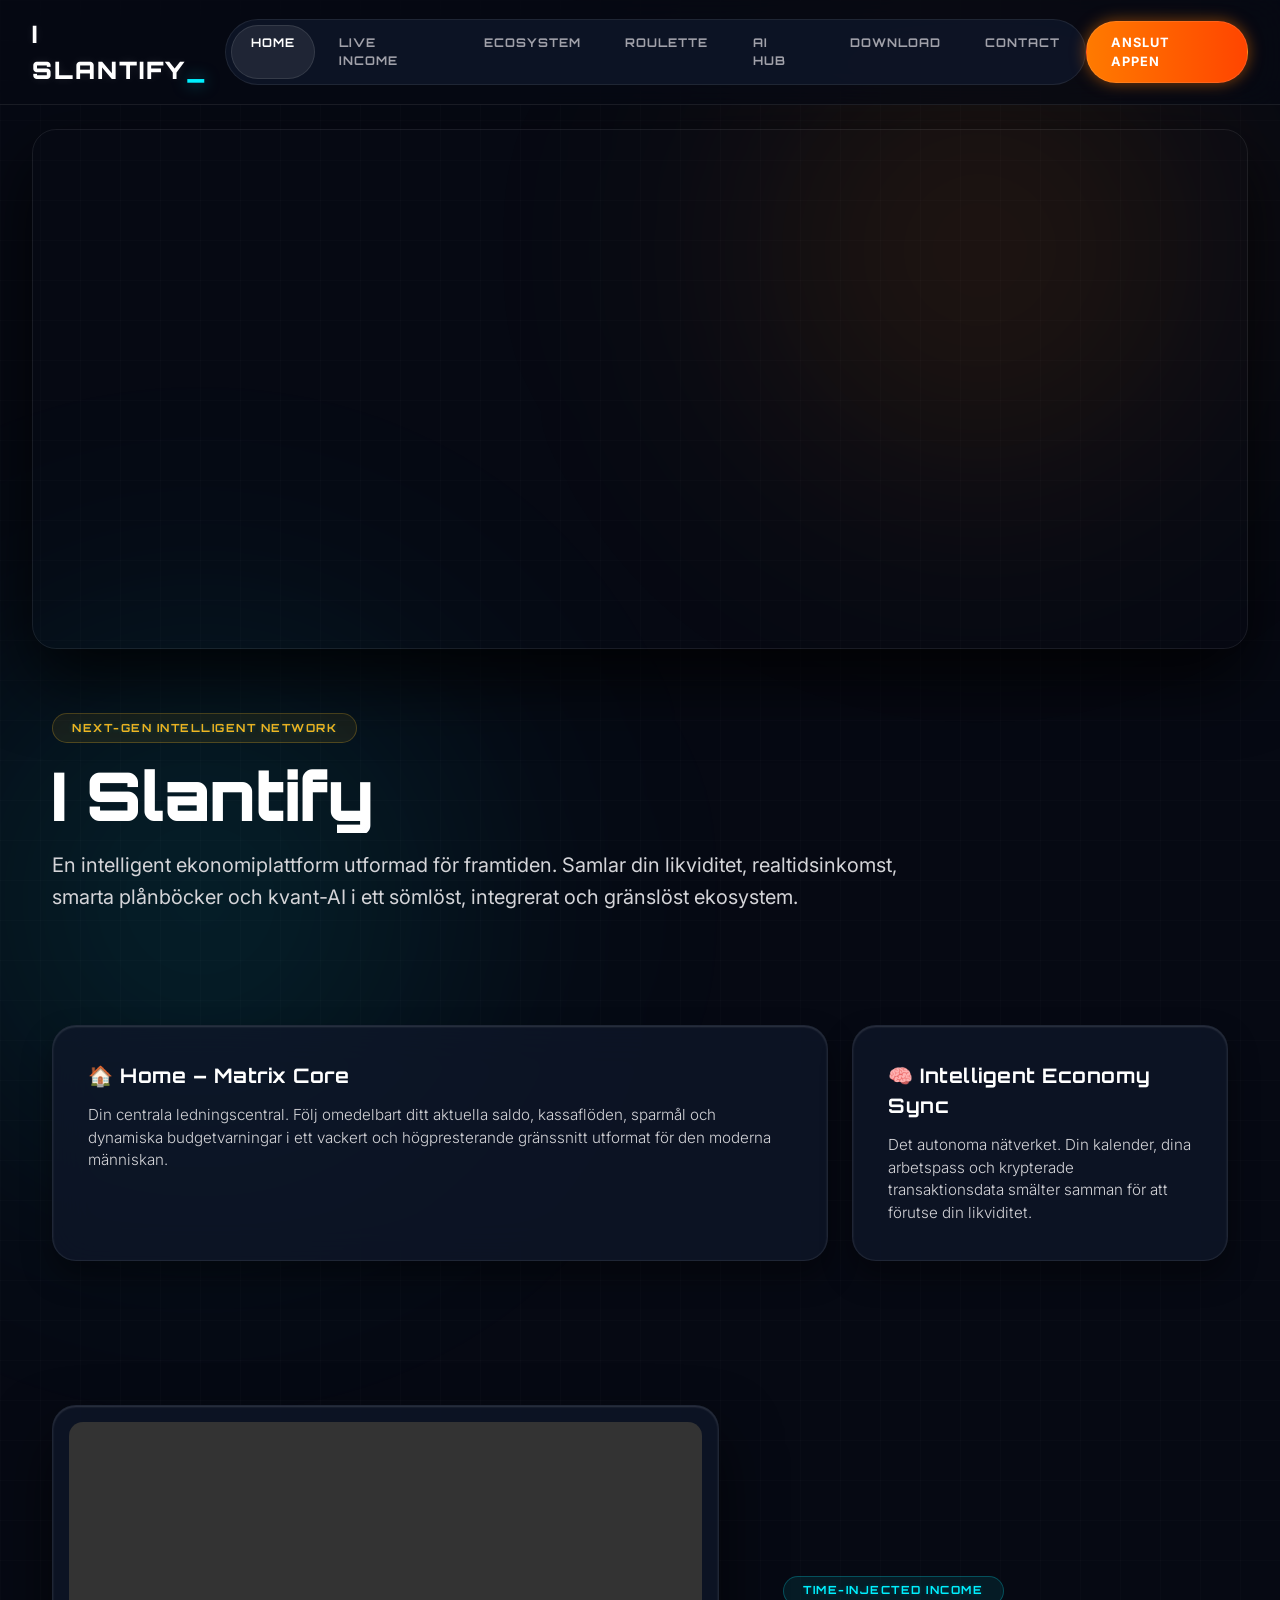
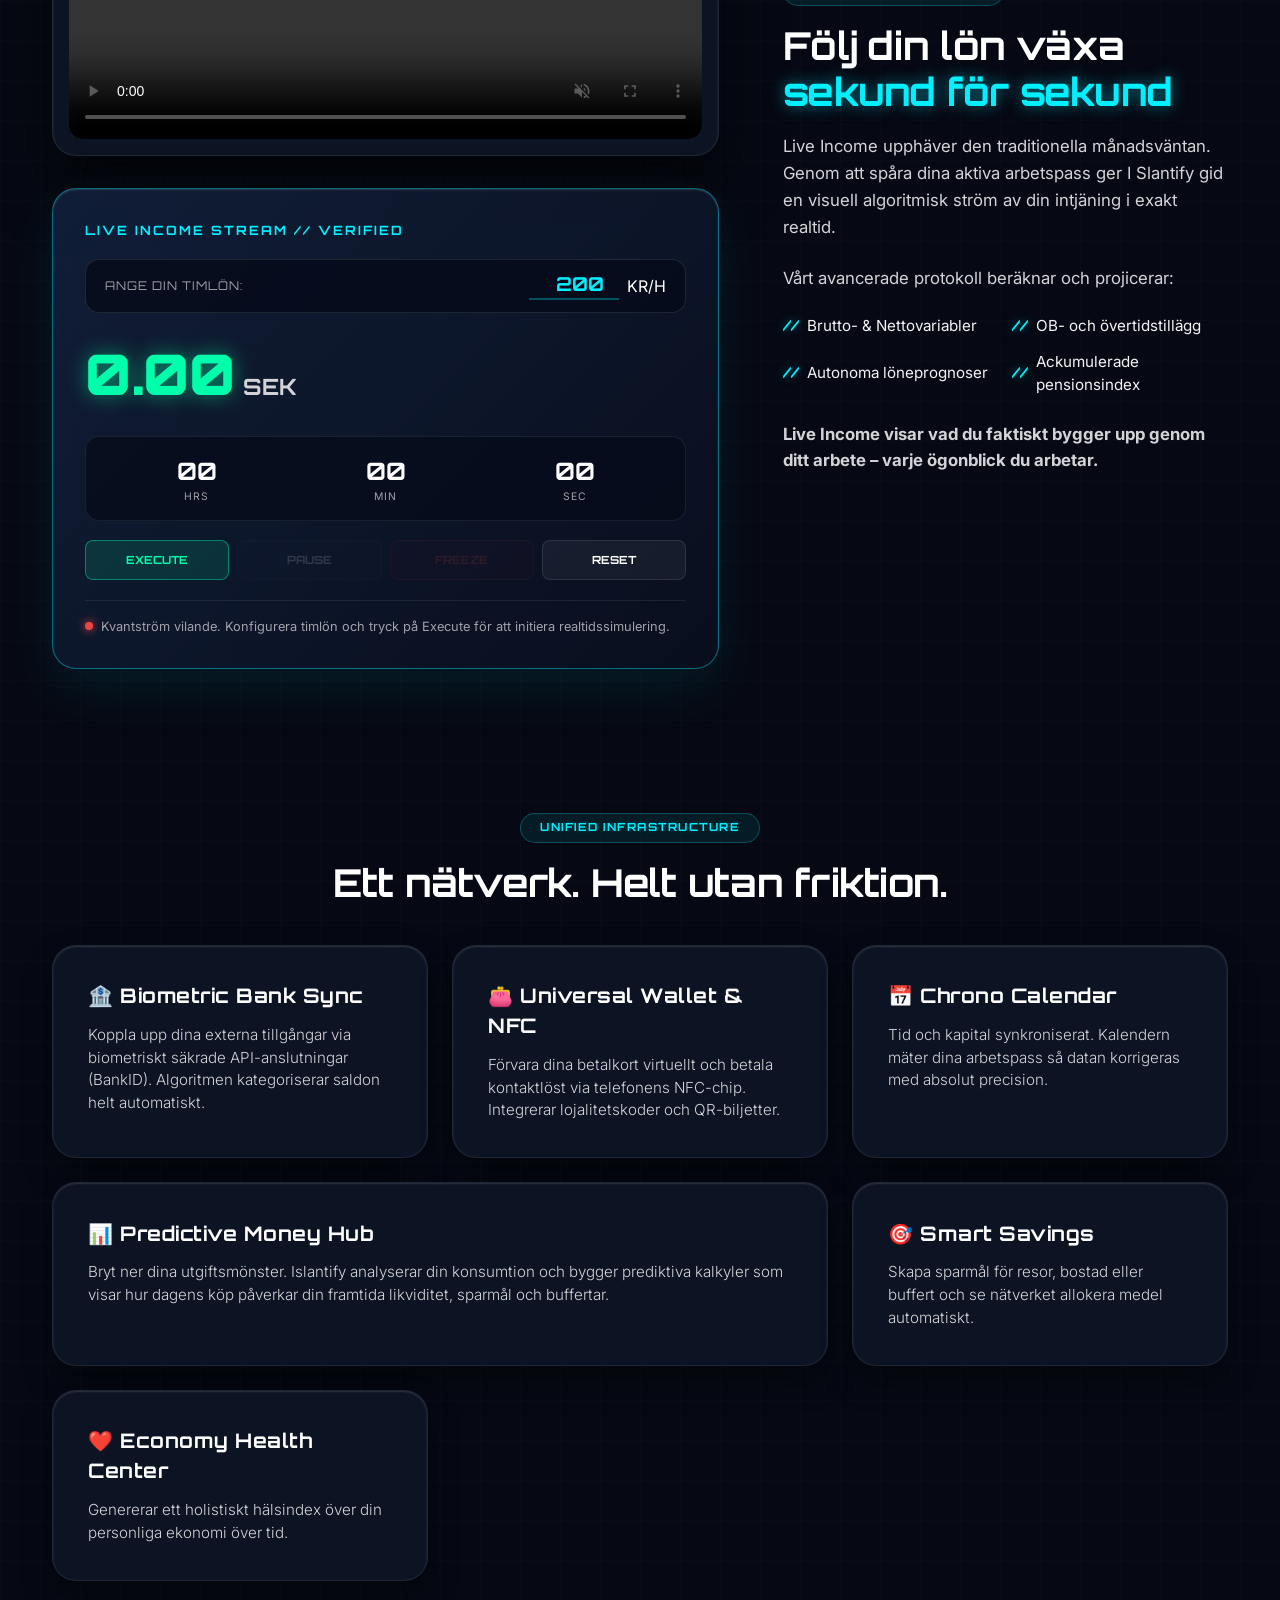
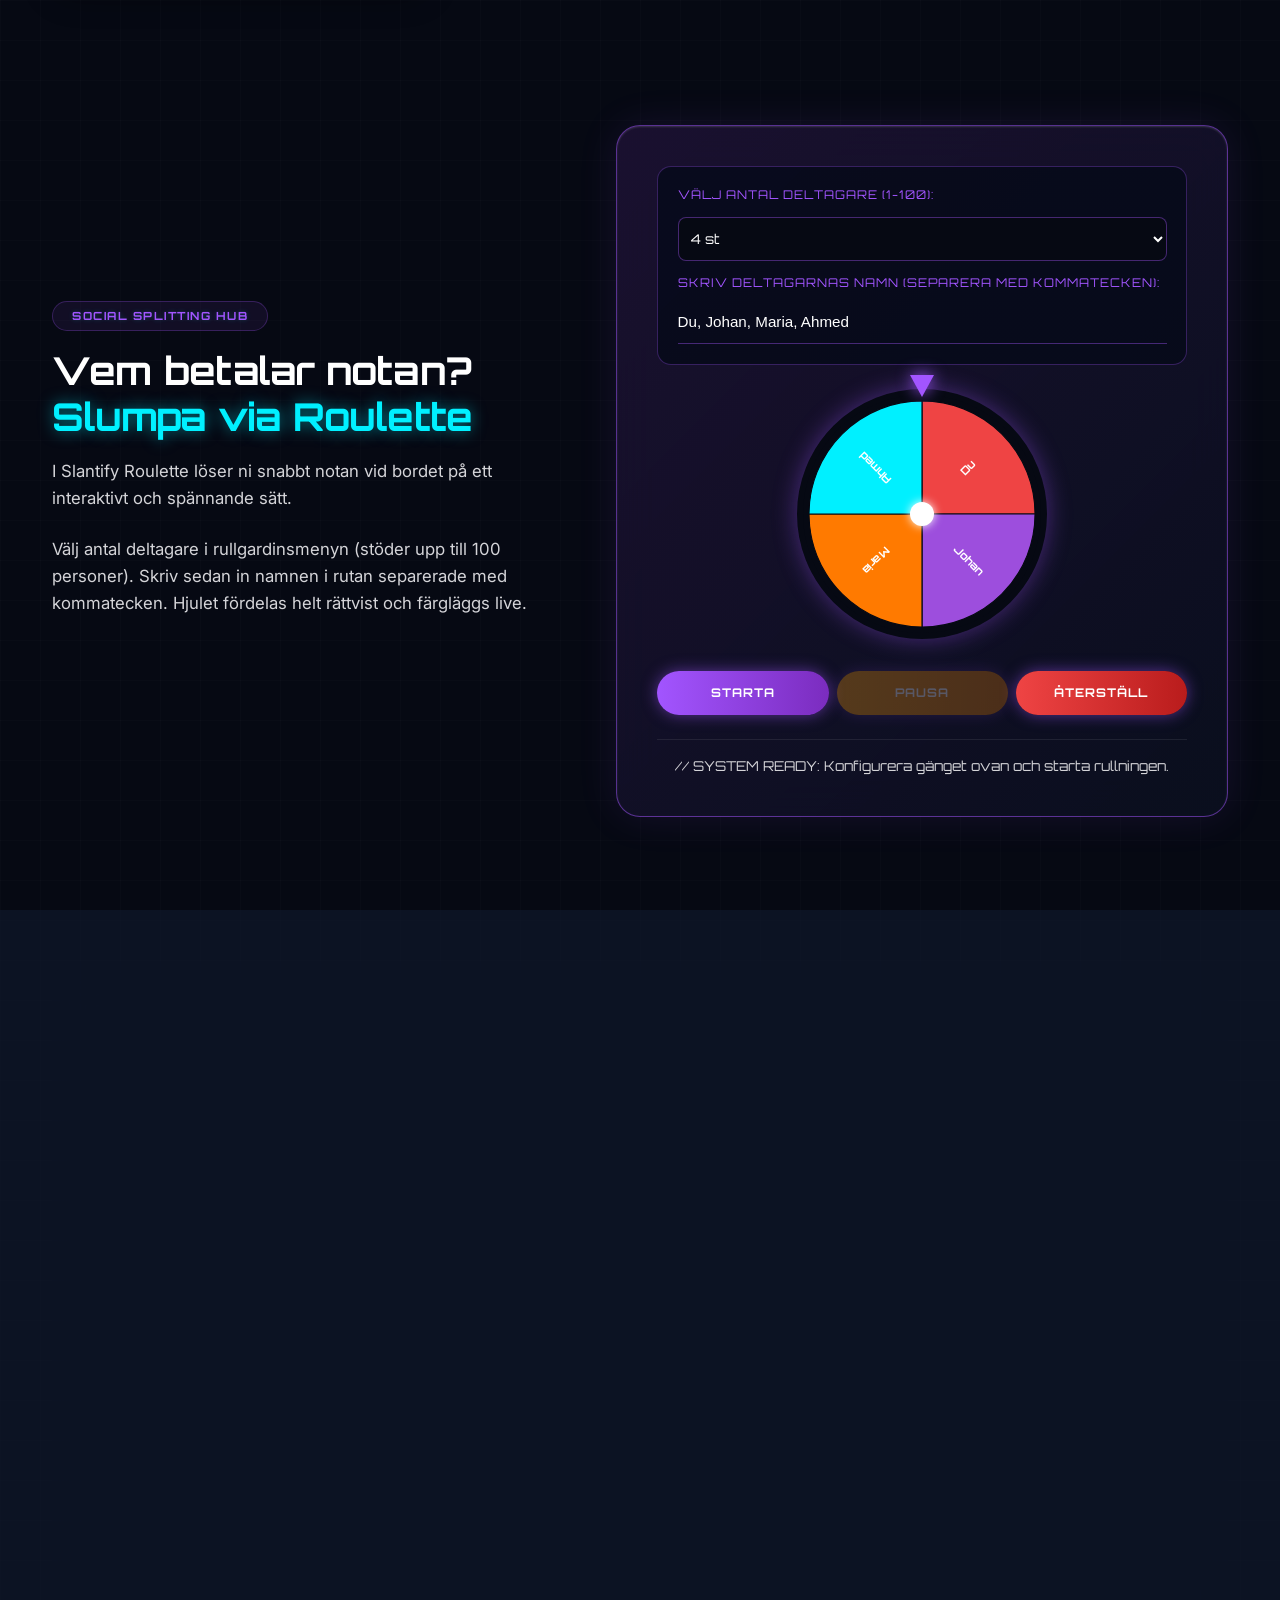
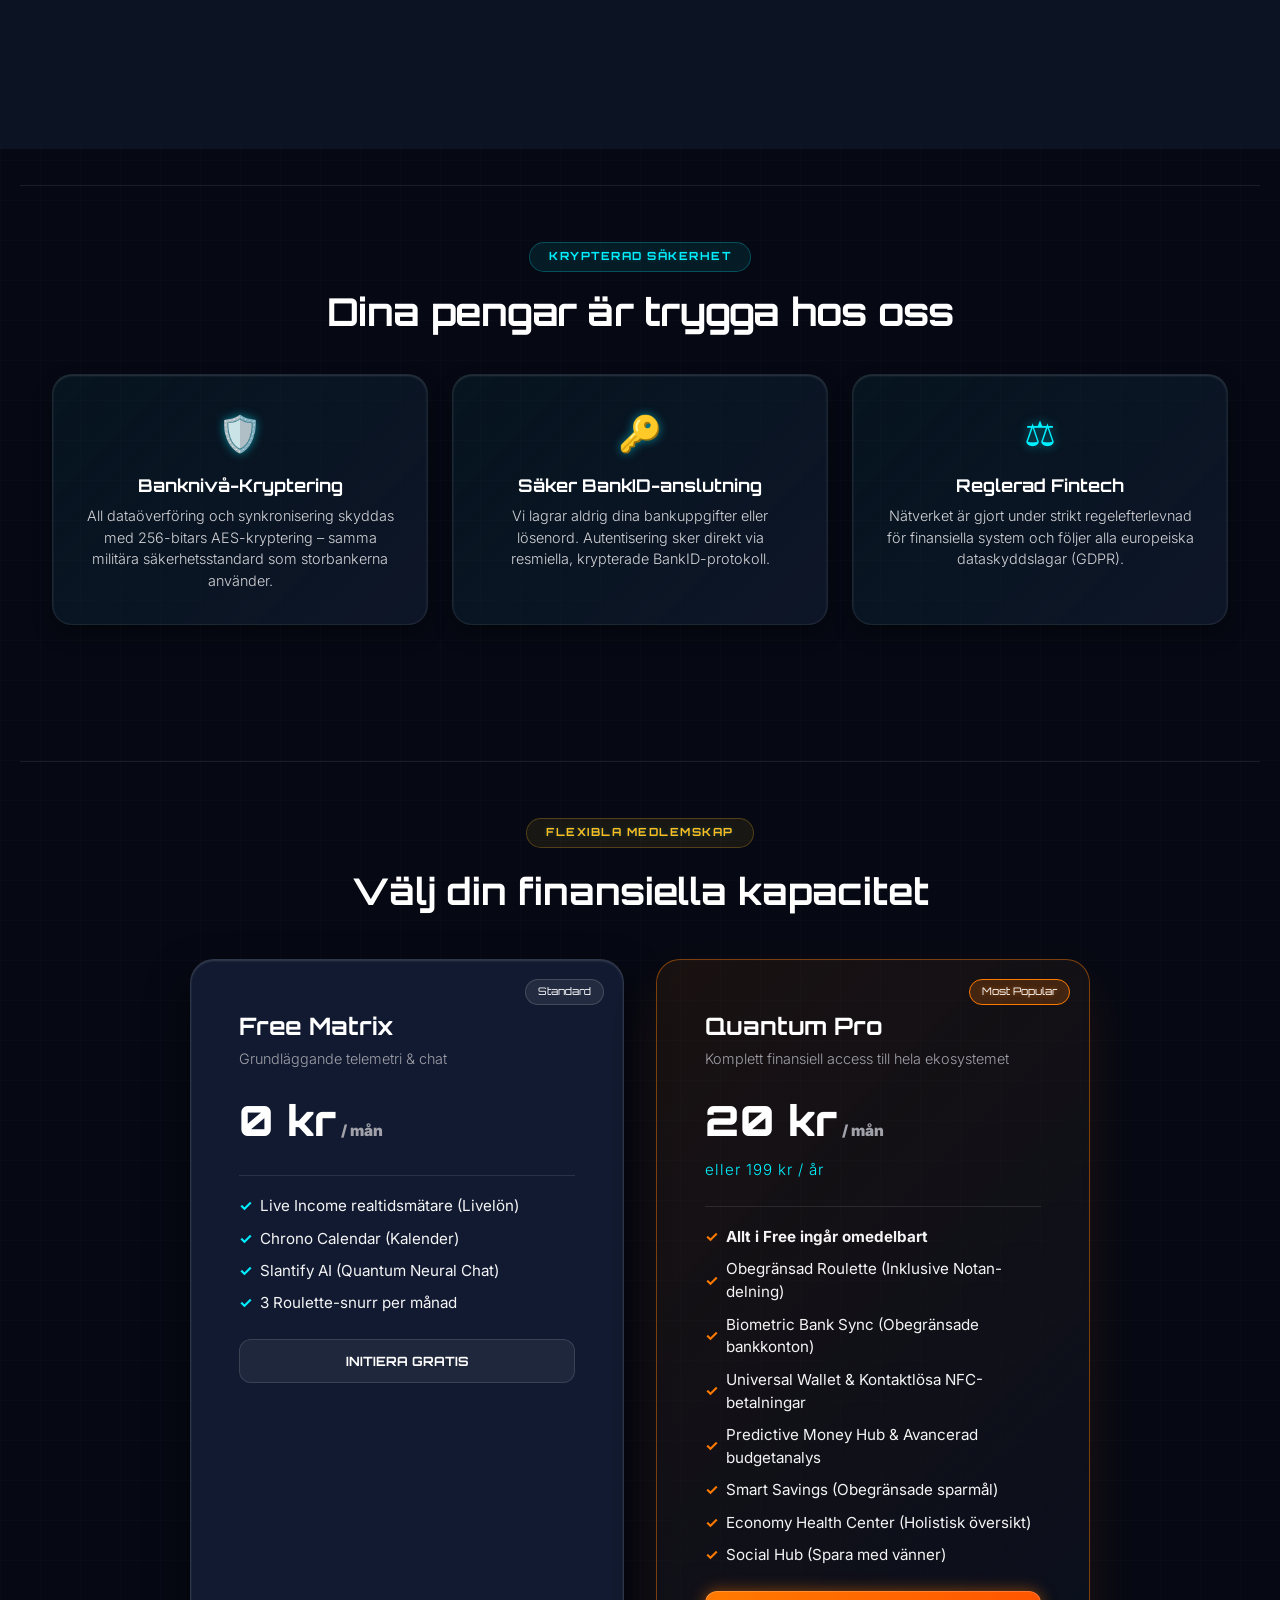
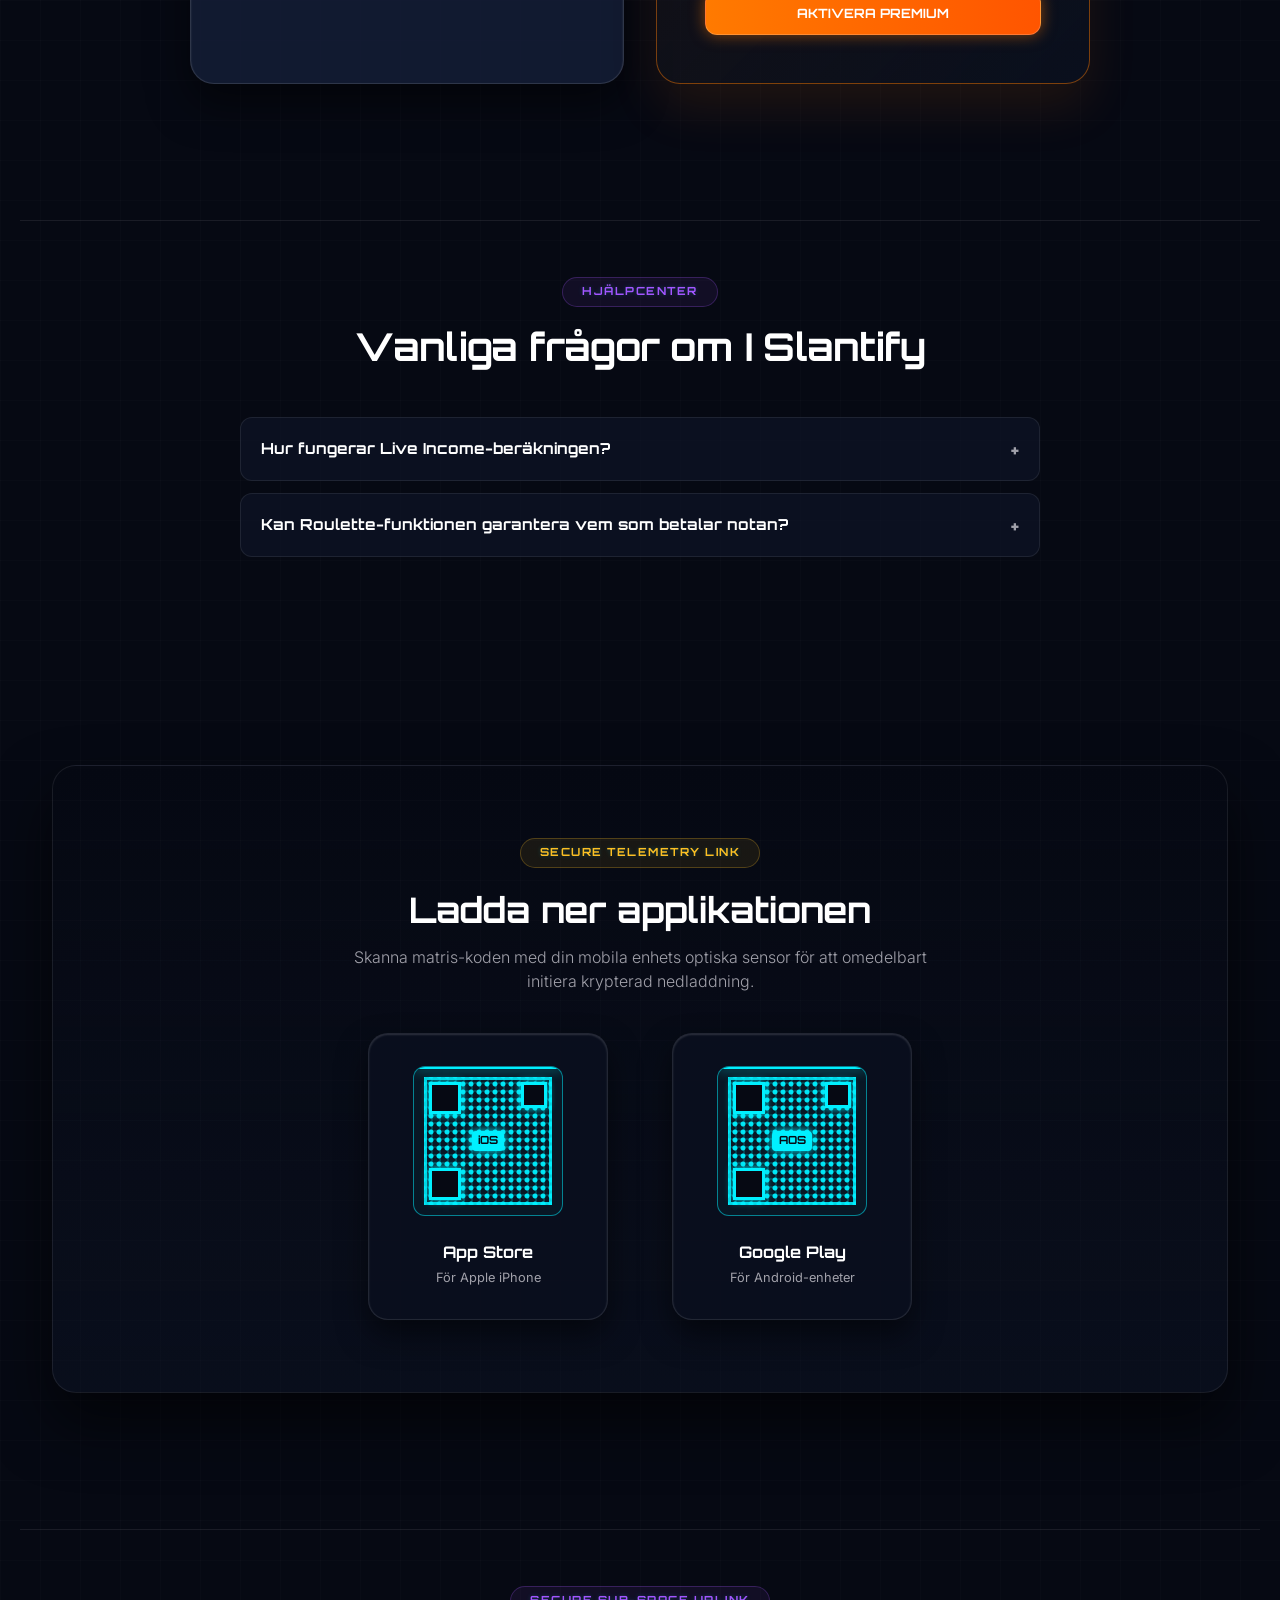
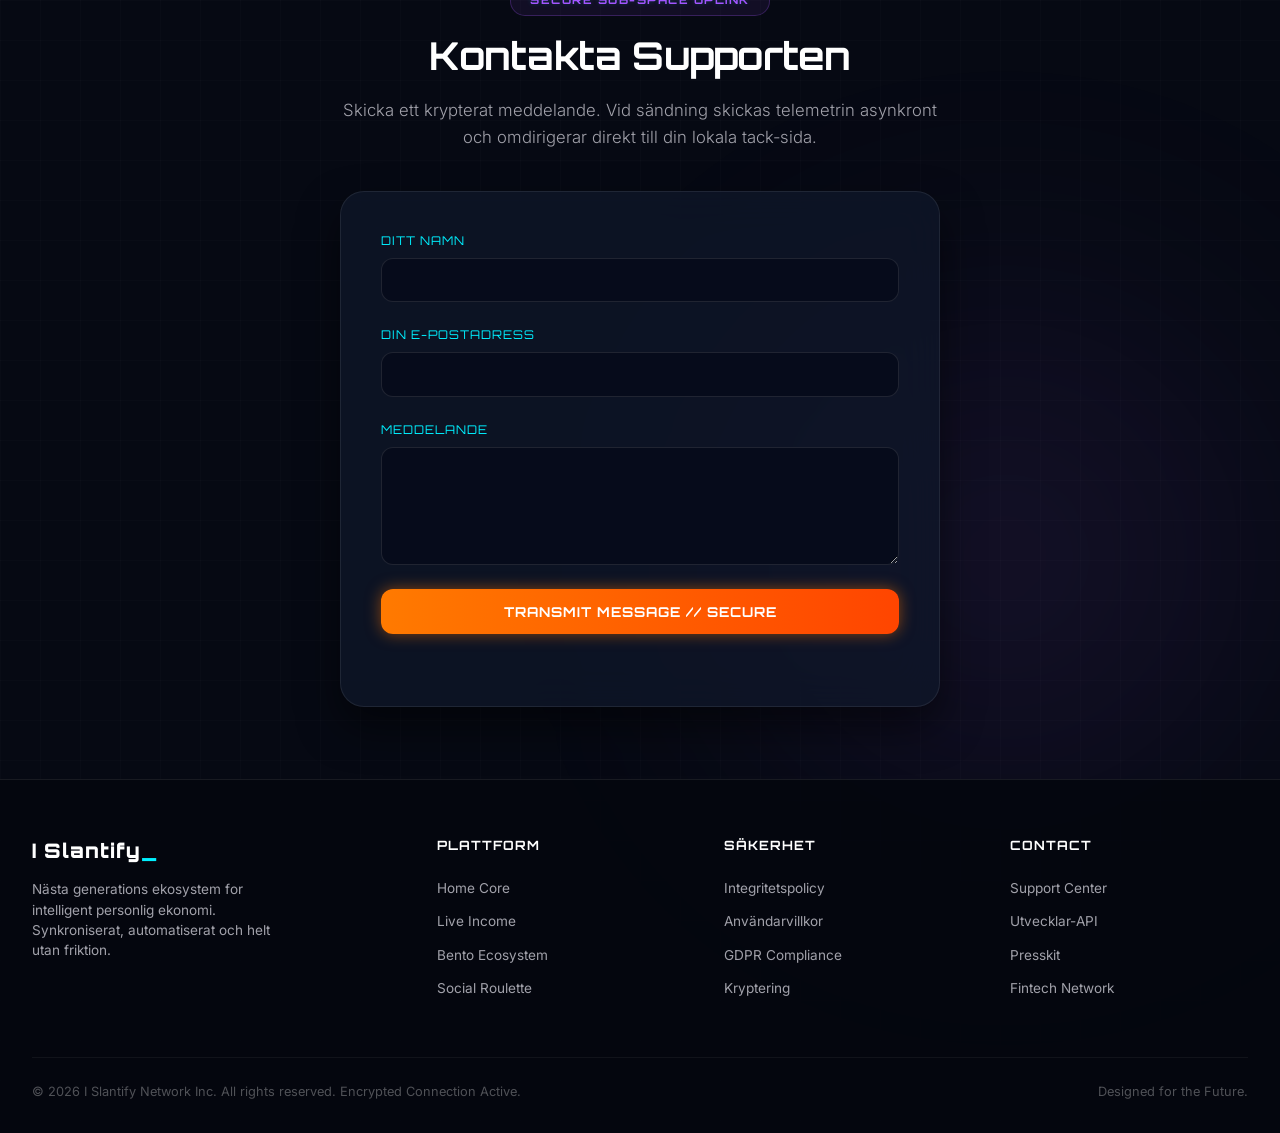
<file: docs/index.html>
<!DOCTYPE html>
<html lang="sv">
<head>
    <meta charset="UTF-8">
    <meta name="viewport" content="width=device-width, initial-scale=1.0">
    <title>I Slantify - Framtidens Ekonomi. I Realtid.</title>
    <meta name="description" content="I Slantify samlar din personliga ekonomi och live Income i en premium fintechupplevelse från framtiden. Se din inkomst växa sekund för sekund.">

    <!-- Google Fonts Inter & Orbitron för futuristisk känsla -->
    <link rel="preconnect" href="https://fonts.googleapis.com">
    <link rel="preconnect" href="https://fonts.gstatic.com" crossorigin>
    <link href="https://fonts.googleapis.com/css2?family=Inter:wght@300;400;500;600;700&family=Orbitron:wght@400;700;900&display=swap" rel="stylesheet">

    <style>
        :root {
            --bg: #060913; 
            --card: rgba(15, 23, 42, 0.75); 
            --text: #ffffff; 
            --muted: #a1a1aa; 
            --accent: #ff7a00; 
            --accent-glow: rgba(255, 122, 0, 0.5);
            --cyber-cyan: #00f0ff; 
            --cyan-glow: rgba(0, 240, 255, 0.5);
            --cyber-purple: #a255ff; 
            --gold: #fbbf24; 
            --radius: 24px;
            --max-width: 1240px;
            --glass-border: rgba(255, 255, 255, 0.08);
            --glass-glow: inset 0 1px 2px rgba(255, 255, 255, 0.15);
        }

        * {
            box-sizing: border-box;
            margin: 0;
            padding: 0;
        }

        html {
            scroll-behavior: smooth;
        }

        body {
            background-color: var(--bg);
            color: var(--text);
            font-family: 'Inter', system-ui, -apple-system, sans-serif;
            line-height: 1.5;
            overflow-x: hidden;
            position: relative;
        }

        /* --- EFFEKTFULL BAKGRUND --- */
        .space-bg-glows {
            position: absolute;
            top: 0;
            left: 0;
            width: 100%;
            height: 100%;
            z-index: -2;
            pointer-events: none;
            overflow: hidden;
        }

        .glow-node {
            position: absolute;
            border-radius: 50%;
            filter: blur(100px); 
            opacity: 0.55;
            mix-blend-mode: screen;
            animation: float-glow 15s infinite alternate ease-in-out;
        }

        .glow-1 {
            width: 700px;
            height: 700px;
            background: radial-gradient(circle, rgba(255, 122, 0, 0.25) 0%, rgba(0,0,0,0) 70%);
            top: -100px;
            right: -50px;
        }

        .glow-2 {
            width: 800px;
            height: 800px;
            background: radial-gradient(circle, rgba(0, 240, 255, 0.22) 0%, rgba(0,0,0,0) 70%);
            top: 500px;
            left: -200px;
            animation-delay: -3s;
        }

        .glow-3 {
            width: 750px;
            height: 750px;
            background: radial-gradient(circle, rgba(162, 85, 255, 0.2) 0%, rgba(0,0,0,0) 70%);
            bottom: 200px;
            right: -100px;
            animation-delay: -7s;
        }

        @keyframes float-glow {
            0% { transform: translate(0, 0) scale(1); }
            100% { transform: translate(30px, 30px) scale(1.05); }
        }

        .stars-container {
            position: absolute;
            width: 100%;
            height: 100%;
            top: 0;
            left: 0;
            background-size: 40px 40px;
            background-image: 
                linear-gradient(to right, rgba(255, 255, 255, 0.02) 1px, transparent 1px),
                linear-gradient(to bottom, rgba(255, 255, 255, 0.02) 1px, transparent 1px);
            opacity: 0.8;
            z-index: -1;
            pointer-events: none;
        }

        /* --- Sci-Fi Header & Premium Navigation --- */
        .site-header {
            position: sticky;
            top: 0;
            background: rgba(6, 9, 19, 0.7);
            backdrop-filter: blur(20px);
            -webkit-backdrop-filter: blur(20px);
            border-bottom: 1px solid var(--glass-border);
            z-index: 100;
            padding: 1rem 2rem;
        }

        .header-inner {
            max-width: var(--max-width);
            margin: 0 auto;
            display: flex;
            justify-content: space-between;
            align-items: center;
        }

        .brand {
            font-family: 'Orbitron', sans-serif;
            font-weight: 900;
            color: var(--text);
            text-decoration: none;
            font-size: 1.5rem;
            letter-spacing: 2px;
            text-transform: uppercase;
            text-shadow: 0 0 10px rgba(255,255,255,0.1);
            z-index: 110;
        }

        .brand span {
            color: var(--cyber-cyan);
            text-shadow: 0 0 15px var(--cyan-glow);
        }

        .main-nav {
            display: flex;
            gap: 0.25rem;
            background: rgba(15, 23, 42, 0.8);
            padding: 0.3rem;
            border-radius: 50px;
            border: 1px solid var(--glass-border);
        }

        .nav-link-btn {
            color: var(--muted);
            text-decoration: none;
            font-family: 'Orbitron', sans-serif;
            font-weight: 700;
            font-size: 0.75rem;
            text-transform: uppercase;
            letter-spacing: 1px;
            padding: 0.5rem 1.2rem;
            border-radius: 40px;
            transition: all 0.3s ease;
            border: 1px solid transparent;
        }

        .nav-link-btn:hover {
            color: var(--cyber-cyan);
            background: rgba(0, 240, 255, 0.08);
            text-shadow: 0 0 8px var(--cyan-glow);
        }

        .nav-link-btn.active-dock {
            color: #fff;
            background: rgba(255, 255, 255, 0.08);
            border: 1px solid rgba(255,255,255,0.1);
        }

        .mobile-menu-toggle {
            display: none;
            background: transparent;
            border: none;
            cursor: pointer;
            z-index: 110;
            flex-direction: column;
            gap: 6px;
            padding: 5px;
        }

        .mobile-menu-toggle span {
            display: block;
            width: 25px;
            height: 2px;
            background-color: var(--text);
            transition: all 0.3s ease;
        }

        .mobile-menu-toggle.open span:nth-child(1) {
            transform: translateY(8px) rotate(45deg);
            background-color: var(--cyber-cyan);
        }
        .mobile-menu-toggle.open span:nth-child(2) {
            opacity: 0;
        }
        .mobile-menu-toggle.open span:nth-child(3) {
            transform: translateY(-8px) rotate(-45deg);
            background-color: var(--cyber-cyan);
        }

        .cta-btn {
            background: linear-gradient(90deg, var(--accent) 0%, #ff4500 100%);
            color: white;
            padding: 0.65rem 1.5rem;
            border-radius: 30px;
            text-decoration: none;
            font-weight: 700;
            font-size: 0.8rem;
            text-transform: uppercase;
            letter-spacing: 1px;
            box-shadow: 0 0 15px var(--accent-glow);
            transition: all 0.2s ease;
            border: 1px solid rgba(255,255,255,0.1);
            z-index: 110;
        }

        .cta-btn:hover {
            transform: translateY(-1px);
            box-shadow: 0 0 25px rgba(255, 122, 0, 0.6);
        }

        .section-container {
            max-width: var(--max-width);
            margin: 0 auto;
            padding: 4.5rem 2rem; 
        }

        /* --- 1. Ren Cinematiskt Ultra Banner --- */
        .drake-banner-section {
            padding: 1.5rem 2rem 0 2rem;
        }

        .drake-banner-wrapper {
            max-width: var(--max-width);
            margin: 0 auto;
            position: relative;
            width: 100%;
            height: 520px;
            border-radius: var(--radius);
            overflow: hidden;
            box-shadow: 0 30px 70px rgba(0,0,0,0.8);
            border: 1px solid rgba(255,255,255,0.08);
        }

        .drake-banner-video {
            width: 100%;
            height: 100%;
            object-fit: cover;
        }

        .banner-intro-content {
            max-width: var(--max-width);
            margin: 0 auto;
            padding: 4rem 2rem 0 2rem;
        }

        .banner-intro-content h1 {
            font-family: 'Orbitron', sans-serif;
            font-size: 4.2rem;
            font-weight: 900;
            margin-bottom: 1rem;
            letter-spacing: -1px;
            line-height: 1.1;
            background: linear-gradient(135deg, #ffffff 30%, #c7d2fe 70%, #818cf8 100%);
            -webkit-background-clip: text;
            -webkit-text-fill-color: transparent;
        }

        .banner-intro-content p {
            color: #d4d4d8;
            font-size: 1.25rem;
            max-width: 900px;
            font-weight: 400;
            line-height: 1.6;
        }

        /* --- 2. Live Lön Premium-Grid --- */
        .live-salary-grid {
            display: grid;
            grid-template-columns: 1.2fr 0.8fr;
            gap: 4rem;
            align-items: center;
        }

        .video-box-premium {
            position: relative;
            background: var(--card);
            border-radius: var(--radius);
            padding: 1rem;
            border: 1px solid var(--glass-border);
            box-shadow: 0 30px 60px rgba(0, 0, 0, 0.6), var(--glass-glow);
            backdrop-filter: blur(20px);
            -webkit-backdrop-filter: blur(20px);
        }

        .video-player {
            width: 100%;
            border-radius: calc(var(--radius) - 10px);
            display: block;
        }

        .info-content h2 {
            font-family: 'Orbitron', sans-serif;
            font-size: 2.4rem;
            font-weight: 700;
            margin-bottom: 1.2rem;
            letter-spacing: -0.02em;
            line-height: 1.2;
        }

        .info-content h2 span {
            color: var(--cyber-cyan);
            text-shadow: 0 0 15px var(--cyan-glow);
        }

        .info-content p {
            color: #d4d4d8;
            margin-bottom: 1.5rem;
            font-size: 1.05rem;
            line-height: 1.6;
        }

        .info-content ul {
            list-style: none;
            margin-bottom: 1.5rem;
            display: grid;
            grid-template-columns: 1fr 1fr;
            gap: 0.8rem;
        }

        .info-content ul li {
            font-size: 0.95rem;
            color: #f4f4f5;
            display: flex;
            align-items: center;
            gap: 0.5rem;
        }

        .info-content ul li::before {
            content: "//";
            color: var(--cyber-cyan);
            font-family: 'Orbitron', sans-serif;
            font-weight: bold;
            text-shadow: 0 0 8px var(--cyan-glow);
        }

        .live-salary-demo-box {
            background: linear-gradient(135deg, rgba(20, 35, 65, 0.8) 0%, rgba(10, 15, 30, 0.95) 100%);
            border: 1px solid rgba(0, 240, 255, 0.4);
            border-radius: var(--radius);
            padding: 2rem;
            box-shadow: 0 20px 50px rgba(0, 240, 255, 0.08), var(--glass-glow);
            backdrop-filter: blur(20px);
        }

        .demo-title {
            font-family: 'Orbitron', sans-serif;
            font-size: 0.8rem;
            text-transform: uppercase;
            letter-spacing: 2px;
            color: var(--cyber-cyan);
            font-weight: 700;
            margin-bottom: 1.2rem;
        }

        .salary-input-wrapper {
            background: rgba(5, 10, 25, 0.8);
            border: 1px solid rgba(255,255,255,0.1);
            border-radius: 14px;
            padding: 0.75rem 1.2rem;
            margin-bottom: 1.2rem;
            display: flex;
            align-items: center;
            justify-content: space-between;
        }

        .salary-input-label {
            font-family: 'Orbitron', sans-serif;
            font-size: 0.75rem;
            color: #a1a1aa;
            text-transform: uppercase;
            letter-spacing: 1px;
        }

        .salary-input-field-container {
            display: flex;
            align-items: center;
            gap: 0.5rem;
        }

        .salary-input-field {
            background: transparent;
            border: none;
            outline: none;
            color: var(--cyber-cyan);
            font-family: 'Orbitron', sans-serif;
            font-size: 1.2rem;
            font-weight: 700;
            text-align: right;
            width: 90px;
            border-bottom: 2px solid rgba(0, 240, 255, 0.3);
            padding-bottom: 2px;
        }

        .counter-row {
            display: flex;
            align-items: baseline;
            gap: 0.5rem;
            margin-bottom: 1.2rem;
        }

        .salary-counter {
            font-family: 'Orbitron', sans-serif;
            font-size: 3.5rem;
            font-weight: 900;
            font-variant-numeric: tabular-nums;
            color: #00ffaa;
            text-shadow: 0 0 20px rgba(0, 255, 170, 0.5);
            letter-spacing: -1px;
        }

        .currency {
            font-family: 'Orbitron', sans-serif;
            font-size: 1.4rem;
            font-weight: 700;
            color: #d4d4d8;
        }

        .time-counter-panel {
            background: rgba(5, 10, 25, 0.7);
            border: 1px solid rgba(255,255,255,0.08);
            border-radius: 14px;
            padding: 1rem;
            margin-bottom: 1.2rem;
            display: grid;
            grid-template-columns: repeat(3, 1fr);
            text-align: center;
        }

        .time-block .time-val {
            font-family: 'Orbitron', sans-serif;
            font-size: 1.5rem;
            font-weight: 700;
            color: #fff;
        }

        .time-block .time-lbl {
            font-size: 0.65rem;
            color: #a1a1aa;
            text-transform: uppercase;
            letter-spacing: 1px;
        }

        .demo-controls {
            display: grid;
            grid-template-columns: repeat(4, 1fr);
            gap: 0.5rem;
            margin-bottom: 1.2rem;
        }

        .control-btn {
            background: rgba(255,255,255,0.05);
            color: var(--text);
            border: 1px solid rgba(255,255,255,0.1);
            padding: 0.75rem 0.2rem;
            font-family: 'Orbitron', sans-serif;
            font-size: 0.7rem;
            font-weight: 700;
            border-radius: 8px;
            cursor: pointer;
            text-transform: uppercase;
            transition: all 0.2s;
        }

        .control-btn:hover:not(:disabled) {
            background: rgba(255,255,255,0.12);
            transform: translateY(-1px);
        }

        .control-btn.btn-start {
            background: rgba(0, 255, 170, 0.12);
            color: #00ffaa;
            border-color: rgba(0, 255, 170, 0.4);
        }
        .control-btn.btn-start:hover {
            box-shadow: 0 0 15px rgba(0, 255, 170, 0.3);
        }

        .control-btn.btn-stop {
            background: rgba(239, 68, 68, 0.12);
            color: #ef4444;
            border-color: rgba(239, 68, 68, 0.4);
        }

        .control-btn:disabled {
            opacity: 0.15;
            cursor: not-allowed;
        }

        .demo-footer-text {
            font-size: 0.8rem;
            color: #a1a1aa;
            margin-top: 0.8rem;
            display: flex;
            align-items: center;
            gap: 0.5rem;
            border-top: 1px solid var(--glass-border);
            padding-top: 1rem;
        }

        .pulse-dot {
            width: 8px;
            height: 8px;
            border-radius: 50%;
            display: inline-block;
        }
        .pulse-dot.stopped { background: #ef4444; box-shadow: 0 0 8px #ef4444; }
        .pulse-dot.active { background: #00ffaa; box-shadow: 0 0 12px #00ffaa; animation: pulse-glow-ani 1.5s infinite alternate; }
        .pulse-dot.paused { background: #f59e0b; box-shadow: 0 0 8px #f59e0b; }

        @keyframes pulse-glow-ani {
            0% { opacity: 0.4; }
            100% { opacity: 1; }
        }

        /* --- MODERN BENTO-GRID LAYOUT --- */
        .bento-grid-container {
            display: grid;
            grid-template-columns: repeat(3, 1fr);
            gap: 1.5rem;
            margin-top: 2.5rem;
        }

        .bento-card {
            background: var(--card);
            border: 1px solid var(--glass-border);
            border-radius: var(--radius);
            padding: 2.2rem;
            backdrop-filter: blur(20px);
            -webkit-backdrop-filter: blur(20px);
            transition: all 0.4s cubic-bezier(0.16, 1, 0.3, 1);
            position: relative;
            overflow: hidden;
            box-shadow: 0 15px 30px rgba(0,0,0,0.4), var(--glass-glow);
        }

        .bento-card:hover {
            transform: translateY(-4px);
            border-color: rgba(0, 240, 255, 0.4);
            box-shadow: 0 20px 40px rgba(0, 240, 255, 0.08);
        }

        .bento-wide { grid-column: span 2; }

        .bento-card h3 {
            font-family: 'Orbitron', sans-serif;
            font-size: 1.25rem;
            margin-bottom: 0.8rem;
            color: #fff;
            letter-spacing: 0.5px;
        }

        .bento-card p {
            color: #d4d4d8;
            font-size: 0.95rem;
            font-weight: 300;
            line-height: 1.5;
        }

        /* --- 3. Cyber Roulette Sektion --- */
        .roulette-grid {
            display: grid;
            grid-template-columns: 0.9fr 1.1fr;
            gap: 4rem;
            align-items: center;
        }

        .roulette-interactive-preview {
            background: linear-gradient(135deg, rgba(35, 20, 60, 0.7) 0%, rgba(10, 15, 30, 0.98) 100%);
            border: 1px solid rgba(162, 85, 255, 0.5);
            border-radius: var(--radius);
            padding: 2.5rem;
            text-align: center;
            box-shadow: 0 0 40px rgba(162, 85, 255, 0.1), var(--glass-glow);
            backdrop-filter: blur(20px);
        }

        .roulette-inputs-wrapper {
            background: rgba(5, 10, 25, 0.8);
            border: 1px solid rgba(162, 85, 255, 0.3);
            border-radius: 14px;
            padding: 1.2rem;
            margin-bottom: 1.5rem;
            text-align: left;
            display: flex;
            flex-direction: column;
            gap: 0.8rem;
        }

        .roulette-select-field {
            background: #060913;
            border: 1px solid rgba(162, 85, 255, 0.4);
            border-radius: 8px;
            color: white;
            padding: 0.5rem;
            font-family: 'Orbitron', sans-serif;
            outline: none;
            height: 44px;
        }

        .roulette-inputs-label {
            font-family: 'Orbitron', sans-serif;
            font-size: 0.75rem;
            color: var(--cyber-purple);
            text-transform: uppercase;
            letter-spacing: 1px;
            display: block;
        }

        .roulette-input-field {
            background: transparent;
            border: none;
            outline: none;
            color: #fff;
            font-size: 0.95rem;
            width: 100%;
            border-bottom: 1px solid rgba(162, 85, 255, 0.4);
            padding-bottom: 4px;
            height: 40px;
        }

        .wheel-outer-box {
            position: relative;
            width: 250px;
            height: 250px;
            margin: 0 auto 2rem auto;
        }

        .wheel-container {
            width: 100%;
            height: 100%;
            position: relative;
            transition: transform 4s cubic-bezier(0.15, 0.85, 0.35, 1);
        }

        .wheel-svg {
            width: 100%;
            height: 100%;
            transform: rotate(-90deg);
            border-radius: 50%;
            border: 6px solid #060913;
            box-shadow: 0 0 25px rgba(162, 85, 255, 0.4);
            background: #060913;
        }

        .wheel-text {
            font-family: 'Orbitron', sans-serif;
            font-size: 9px;
            font-weight: 700;
            fill: #ffffff;
            text-anchor: middle;
        }

        .wheel-pointer {
            position: absolute;
            top: -14px;
            left: 50%;
            transform: translateX(-50%);
            width: 0;
            height: 0;
            border-left: 12px solid transparent;
            border-right: 12px solid transparent;
            border-top: 22px solid var(--cyber-purple);
            z-index: 15;
            filter: drop-shadow(0 0 8px var(--cyber-purple));
        }

        .wheel-center-pin {
            position: absolute;
            top: 50%;
            left: 50%;
            transform: translate(-50%, -50%);
            width: 24px;
            height: 24px;
            background: #fff;
            border-radius: 50%;
            box-shadow: 0 0 10px #fff;
            z-index: 16;
        }

        .roulette-controls {
            display: grid;
            grid-template-columns: repeat(3, 1fr);
            gap: 0.5rem;
            margin-top: 1rem;
        }

        .roulette-btn {
            background: linear-gradient(90deg, var(--cyber-purple) 0%, #7b2cbf 100%);
            color: #fff;
            border: none;
            padding: 0.8rem 1rem;
            font-family: 'Orbitron', sans-serif;
            font-weight: 700;
            font-size: 0.75rem;
            letter-spacing: 1px;
            border-radius: 30px;
            cursor: pointer;
            text-transform: uppercase;
            box-shadow: 0 0 15px rgba(162, 85, 255, 0.5);
            transition: all 0.2s;
            height: 44px;
        }

        .roulette-btn:hover:not(:disabled) {
            transform: scale(1.02);
            box-shadow: 0 0 25px rgba(162, 85, 255, 0.8);
        }

        .roulette-btn:disabled {
            opacity: 0.3;
            cursor: not-allowed;
        }

        .roulette-reward-output {
            margin-top: 1.5rem;
            font-family: 'Orbitron', sans-serif;
            font-size: 0.85rem;
            color: #d4d4d8;
            min-height: 20px;
            border-top: 1px solid var(--glass-border);
            padding-top: 1rem;
        }

        /* --- 4. Slantify AI Quantum Neural Hub --- */
        .ai-quantum-section {
            background: radial-gradient(circle at 50% 30%, rgba(0, 240, 255, 0.12), transparent 60%), var(--card);
            border: 1px solid rgba(0, 240, 255, 0.3);
            border-radius: var(--radius);
            margin-bottom: 4rem;
            padding: 4rem 2.5rem;
            backdrop-filter: blur(25px);
            -webkit-backdrop-filter: blur(25px);
            box-shadow: 0 25px 50px rgba(0,0,0,0.5);
        }

        .ai-terminal-box {
            background: #04060f;
            border: 1px solid rgba(255,255,255,0.08);
            border-radius: 16px;
            margin-top: 2rem;
            padding: 1.5rem;
            text-align: left;
        }

        .terminal-header {
            display: flex;
            gap: 0.5rem;
            margin-bottom: 1rem;
            border-bottom: 1px solid rgba(255,255,255,0.08);
            padding-bottom: 0.6rem;
        }

        .terminal-dot {
            width: 10px;
            height: 10px;
            border-radius: 50%;
            background: #ef4444;
        }
        .terminal-dot:nth-child(2) { background: #f59e0b; }
        .terminal-dot:nth-child(3) { background: #10b981; }

        .terminal-query-trigger {
            background: rgba(255,255,255,0.04);
            border: 1px solid var(--glass-border);
            padding: 0.9rem 1.2rem;
            border-radius: 10px;
            font-size: 0.9rem;
            color: #e4e4e7;
            cursor: pointer;
            transition: all 0.2s;
            margin-bottom: 0.75rem;
            width: 100%;
            text-align: left;
            display: block;
            min-height: 44px;
        }

        .terminal-query-trigger:hover {
            background: rgba(0, 240, 255, 0.08);
            border-color: rgba(0, 240, 255, 0.4);
            transform: translateX(4px);
            color: #fff;
        }

        .terminal-response-screen {
            background: rgba(0, 240, 255, 0.02);
            border: 1px solid rgba(0, 240, 255, 0.15);
            border-radius: 10px;
            padding: 1.2rem;
            font-size: 0.95rem;
            color: var(--cyber-cyan);
            min-height: 80px;
            margin-top: 1.5rem;
            border-left: 4px solid var(--cyber-cyan);
            text-shadow: 0 0 8px rgba(0, 240, 255, 0.3);
        }

        /* --- TRUST SHIELD PANEL --- */
        .trust-shield-container {
            display: grid;
            grid-template-columns: repeat(3, 1fr);
            gap: 1.5rem;
            margin-bottom: 4rem;
        }

        .trust-card {
            background: linear-gradient(135deg, rgba(0, 240, 255, 0.05) 0%, rgba(15,23,42,0.9) 100%);
            border: 1px solid rgba(255, 255, 255, 0.08);
            border-radius: 20px;
            padding: 2rem;
            text-align: center;
            box-shadow: var(--glass-glow), 0 10px 20px rgba(0,0,0,0.3);
        }

        .trust-icon {
            font-size: 2.2rem;
            margin-bottom: 0.8rem;
            color: var(--cyber-cyan);
            text-shadow: 0 0 10px var(--cyan-glow);
        }

        .trust-card h4 {
            font-family: 'Orbitron', sans-serif;
            font-size: 1.1rem;
            margin-bottom: 0.4rem;
        }

        .trust-card p {
            font-size: 0.9rem;
            color: #d4d4d8;
            font-weight: 300;
        }

        /* --- PRISKORT --- */
        .pricing-section-title {
            text-align: center;
            margin-bottom: 2.5rem;
        }

        .pricing-grid {
            display: grid;
            grid-template-columns: 1fr 1fr;
            gap: 2rem;
            max-width: 900px;
            margin: 0 auto 4rem auto;
        }

        .pricing-card {
            background: rgba(20, 30, 55, 0.85); 
            border: 1px solid rgba(255, 255, 255, 0.12);
            border-radius: var(--radius);
            padding: 3rem;
            position: relative;
            box-shadow: 0 20px 40px rgba(0,0,0,0.5), var(--glass-glow);
        }

        .pricing-card.premium-tier {
            border-color: rgba(255, 122, 0, 0.45);
            background: linear-gradient(135deg, rgba(255, 122, 0, 0.08) 0%, rgba(10,16,30,0.95) 100%);
            box-shadow: 0 25px 50px rgba(255, 122, 0, 0.1);
        }

        .tier-badge {
            position: absolute;
            top: 1.2rem;
            right: 1.2rem;
            background: rgba(255, 255, 255, 0.08);
            border: 1px solid rgba(255,255,255,0.15);
            padding: 0.25rem 0.75rem;
            border-radius: 20px;
            font-size: 0.65rem;
            font-family: 'Orbitron', sans-serif;
        }

        .tier-badge.orange-lbl {
            background: rgba(255, 122, 0, 0.2);
            border-color: var(--accent);
            color: #fff;
            text-shadow: 0 0 5px var(--accent-glow);
        }

        .pricing-card h4 {
            font-family: 'Orbitron', sans-serif;
            font-size: 1.5rem;
            margin-bottom: 0.25rem;
        }

        .price-tag {
            font-family: 'Orbitron', sans-serif;
            font-size: 2.6rem;
            font-weight: 900;
            margin: 1.2rem 0;
            color: #fff;
            display: flex;
            align-items: baseline;
            gap: 0.3rem;
            flex-wrap: wrap;
        }

        .price-tag span {
            font-size: 0.95rem;
            color: #a1a1aa;
            font-family: 'Inter', sans-serif;
        }

        .pricing-features-list {
            list-style: none;
            margin: 1.5rem 0;
            border-top: 1px solid rgba(255,255,255,0.1);
            padding-top: 1.2rem;
        }

        .pricing-features-list li {
            font-size: 0.95rem;
            color: #f4f4f5;
            margin-bottom: 0.6rem;
            display: flex;
            align-items: center;
            gap: 0.5rem;
        }

        .pricing-features-list li::before {
            content: "✓";
            color: var(--cyber-cyan);
            font-weight: bold;
        }

        .pricing-card.premium-tier .pricing-features-list li::before {
            color: var(--accent);
        }

        .pricing-btn {
            display: block;
            text-align: center;
            background: rgba(255,255,255,0.06);
            border: 1px solid rgba(255,255,255,0.12);
            color: #fff;
            padding: 0.75rem;
            border-radius: 12px;
            text-decoration: none;
            font-family: 'Orbitron', sans-serif;
            font-size: 0.8rem;
            font-weight: 700;
            text-transform: uppercase;
            transition: all 0.2s;
            height: 44px;
        }

        .pricing-btn:hover {
            background: rgba(255,255,255,0.15);
        }

        .pricing-btn.btn-orange-tier {
            background: linear-gradient(90deg, var(--accent) 0%, #ff5500 100%);
            border: 1px solid rgba(255,255,255,0.2);
            box-shadow: 0 0 15px var(--accent-glow);
        }

        .pricing-btn.btn-orange-tier:hover {
            box-shadow: 0 0 25px rgba(255, 122, 0, 0.6);
        }

        /* --- FAQ ACCORDION --- */
        .faq-max-width {
            max-width: 800px;
            margin: 0 auto 4rem auto;
        }

        .faq-item {
            background: rgba(15, 23, 42, 0.6);
            border: 1px solid var(--glass-border);
            border-radius: 12px;
            margin-bottom: 0.75rem;
            overflow: hidden;
        }

        .faq-item p {
            padding: 0 1.25rem 1.25rem 1.25rem;
            color: #d4d4d8;
            font-size: 0.95rem;
        }

        .faq-trigger {
            width: 100%;
            background: transparent;
            border: none;
            outline: none;
            padding: 1.25rem;
            text-align: left;
            color: #fff;
            font-family: 'Orbitron', sans-serif;
            font-size: 0.95rem;
            font-weight: 700;
            cursor: pointer;
            display: flex;
            justify-content: space-between;
            align-items: center;
            min-height: 44px;
        }

        .faq-trigger:hover {
            color: var(--cyber-cyan);
        }

        .faq-icon-marker {
            font-size: 1.1rem;
            color: #a1a1aa;
            transition: transform 0.3s ease;
        }

        .faq-panel {
            max-height: 0;
            overflow: hidden;
            transition: max-height 0.3s ease-out;
            background: rgba(5, 10, 25, 0.4);
        }

        .faq-item.faq-open {
            border-color: rgba(0, 240, 255, 0.3);
        }
        .faq-item.faq-open .faq-icon-marker {
            transform: rotate(45deg);
            color: var(--cyber-cyan);
        }

        /* --- 5. Framtids QR & Nedladdningsmodul --- */
        .download-universe {
            text-align: center;
            background: linear-gradient(180deg, rgba(6,9,19,0) 0%, rgba(15,23,42,0.4) 100%);
            border-radius: var(--radius);
            padding: 4.5rem 2rem;
            border: 1px solid var(--glass-border);
            position: relative;
            box-shadow: 0 30px 60px rgba(0,0,0,0.6);
            margin-bottom: 4rem;
        }

        .qr-wrapper-main {
            display: flex;
            justify-content: center;
            gap: 4rem;
            margin-top: 2.5rem;
            flex-wrap: wrap;
        }

        .qr-card-futuristic {
            background: rgba(10, 15, 30, 0.9);
            border: 1px solid rgba(255, 255, 255, 0.1);
            border-radius: 20px;
            padding: 2rem;
            width: 240px;
            box-shadow: var(--glass-glow), 0 15px 30px rgba(0,0,0,0.5);
            transition: all 0.3s ease;
        }

        .qr-card-futuristic:hover {
            border-color: var(--cyber-cyan);
            box-shadow: 0 0 25px rgba(0, 240, 255, 0.2);
        }

        .qr-hologram-placeholder {
            width: 150px;
            height: 150px;
            margin: 0 auto 1.5rem auto;
            border: 1px solid rgba(0, 240, 255, 0.5);
            border-radius: 12px;
            position: relative;
            display: flex;
            align-items: center;
            justify-content: center;
            background: rgba(0, 240, 255, 0.04);
            overflow: hidden;
            padding: 10px;
        }

        .cyber-qr-matrix {
            width: 100%;
            height: 100%;
            background-image: 
                radial-gradient(rgba(0, 240, 255, 0.95) 2px, transparent 3px),
                linear-gradient(90deg, transparent 4px, rgba(0, 240, 255, 0.2) 4px, rgba(0, 240, 255, 0.2) 6px, transparent 6px),
                linear-gradient(0deg, transparent 4px, rgba(0, 240, 255, 0.2) 4px, rgba(0, 240, 255, 0.2) 6px, transparent 6px);
            background-size: 8px 8px, 8px 8px, 8px 8px;
            position: relative;
            border: 3px solid rgba(0, 240, 255, 0.85);
        }

        .cyber-qr-matrix::before, .cyber-qr-matrix::after, .qr-top-right-finder {
            content: "";
            position: absolute;
            width: 26px;
            height: 26px;
            border: 3px solid var(--cyber-cyan);
            background: #060913;
            box-shadow: 0 0 8px var(--cyber-cyan);
        }
        .cyber-qr-matrix::before { top: 2px; left: 2px; }
        .cyber-qr-matrix::after { bottom: 2px; left: 2px; }
        .qr-top-right-finder { top: 2px; right: 2px; z-index: 5; }

        .qr-overlay-text {
            position: absolute;
            font-family: 'Orbitron', sans-serif;
            font-size: 0.7rem;
            font-weight: 700;
            color: #060913;
            background: var(--cyber-cyan);
            padding: 0.1rem 0.4rem;
            border-radius: 4px;
            box-shadow: 0 0 10px var(--cyber-cyan);
            z-index: 10;
        }

        .qr-scanner-line {
            position: absolute;
            width: 100%;
            height: 2px;
            background: var(--cyber-cyan);
            box-shadow: 0 0 12px var(--cyber-cyan);
            top: 0;
            z-index: 12;
            animation: scan-line 3s linear infinite;
        }

        @keyframes scan-line {
            0% { top: 0%; }
            50% { top: 100%; }
            100% { top: 0%; }
        }

        .qr-card-futuristic h4 {
            font-family: 'Orbitron', sans-serif;
            font-size: 1rem;
            margin-bottom: 0.25rem;
        }

        .qr-card-futuristic p {
            font-size: 0.8rem;
            color: var(--muted);
        }

        /* --- PROFESSIONAL ULTRA FOOTER --- */
        .site-footer {
            border-top: 1px solid var(--glass-border);
            background: rgba(4, 6, 14, 0.9);
            padding: 3.5rem 2rem 2rem 2rem;
        }

        .footer-inner {
            max-width: var(--max-width);
            margin: 0 auto;
            display: grid;
            grid-template-columns: 1.5fr repeat(3, 1fr);
            gap: 3rem;
        }

        .footer-brand-col h4 {
            font-family: 'Orbitron', sans-serif;
            font-weight: 900;
            font-size: 1.25rem;
            letter-spacing: 1px;
            margin-bottom: 0.8rem;
        }

        .footer-brand-col h4 span { color: var(--cyber-cyan); }

        .footer-brand-col p {
            font-size: 0.85rem;
            color: var(--muted);
            max-width: 260px;
        }

        .footer-links-col h5 {
            font-family: 'Orbitron', sans-serif;
            font-size: 0.8rem;
            text-transform: uppercase;
            letter-spacing: 1px;
            margin-bottom: 1.2rem;
            color: #fff;
        }

        .footer-links-col ul li {
            list-style: none;
            margin-bottom: 0.6rem;
        }

        .footer-links-col ul li a {
            color: var(--muted);
            text-decoration: none;
            font-size: 0.85rem;
            transition: color 0.2s ease;
        }

        .footer-links-col ul li a:hover { color: var(--cyber-cyan); }

        .footer-copyright {
            max-width: var(--max-width);
            margin: 3rem auto 0 auto;
            padding-top: 1.5rem;
            border-top: 1px solid rgba(255,255,255,0.05);
            display: flex;
            justify-content: space-between;
            align-items: center;
            font-size: 0.8rem;
            color: rgba(255,255,255,0.3);
        }

        .feature-tag {
            display: inline-block;
            background: rgba(0, 240, 255, 0.08);
            color: var(--cyber-cyan);
            padding: 0.35rem 1.2rem;
            border-radius: 30px;
            font-size: 0.7rem;
            font-family: 'Orbitron', sans-serif;
            font-weight: 700;
            letter-spacing: 1.5px;
            margin-bottom: 1rem;
            border: 1px solid rgba(0, 240, 255, 0.25);
            text-transform: uppercase;
            text-shadow: 0 0 5px rgba(0, 240, 255, 0.2);
        }

        .feature-tag.gold {
            background: rgba(251, 191, 36, 0.08);
            color: var(--gold);
            border-color: rgba(251, 191, 36, 0.25);
        }

        .feature-tag.purple {
            background: rgba(162, 85, 255, 0.08);
            color: var(--cyber-purple);
            border-color: rgba(162, 85, 255, 0.25);
        }

        /* --- RESPONSIV MEDIA QUERIES --- */
        @media (max-width: 968px) {
            .live-salary-grid, .roulette-grid, .bento-grid-container, .trust-shield-container, .pricing-grid, .footer-inner {
                grid-template-columns: 1fr;
                gap: 2.5rem;
            }
            .bento-wide { grid-column: span 1; }
            .info-content { order: -1; }
            .drake-banner-wrapper { height: 320px; }
            .banner-intro-content h1 { font-size: 2.6rem; }
            
            .main-nav { 
                display: none; 
                flex-direction: column;
                position: absolute;
                top: 100%;
                left: 0;
                width: 100%;
                background: rgba(6, 9, 19, 0.95);
                backdrop-filter: blur(25px);
                border-bottom: 1px solid var(--glass-border);
                padding: 1.5rem;
                gap: 1rem;
                border-radius: 0 0 20px 20px;
                box-shadow: 0 20px 40px rgba(0,0,0,0.8);
            }

            .mobile-menu-toggle {
                display: flex;
            }

            .main-nav.open {
                display: flex;
            }

            .nav-link-btn {
                width: 100%;
                text-align: center;
                padding: 0.8rem;
                font-size: 0.9rem;
            }

            .footer-copyright { flex-direction: column; gap: 0.8rem; text-align: center; }
            
            .salary-counter {
                font-size: 2.5rem;
            }
        }
    </style>
</head>
<body>

    <div class="space-bg-glows">
        <div class="glow-node glow-1"></div>
        <div class="glow-node glow-2"></div>
        <div class="glow-node glow-3"></div>
    </div>
    <div class="stars-container"></div>

    <!-- Navigationsmeny -->
    <header class="site-header">
        <div class="header-inner">
            <a href="#" class="brand">I Slantify<span>_</span></a>
            
            <button class="mobile-menu-toggle" id="mobile-toggle" aria-label="Meny">
                <span></span>
                <span></span>
                <span></span>
            </button>

            <nav class="main-nav" id="navigation-bar">
                <a href="#home" class="nav-link-btn active-dock">Home</a>
                <a href="#livelon" class="nav-link-btn">Live Income</a>
                <a href="#ecosystem" class="nav-link-btn">Ecosystem</a>
                <a href="#roulette" class="nav-link-btn">Roulette</a>
                <a href="#ai" class="nav-link-btn">AI Hub</a>
                <a href="#download" class="nav-link-btn">Download</a>
                <a href="#contact" class="nav-link-btn">Contact</a>
            </nav>
            <a href="#download" class="cta-btn">Anslut Appen</a>
        </div>
    </header>

    <!-- 1. Ren Cinematiskt Ultra Banner -->
    <section id="home" class="drake-banner-section">
        <div class="drake-banner-wrapper">
            <video class="drake-banner-video" autoplay loop muted playsinline>
                <source src="assets/dragon-banner.mp4" type="video/mp4">
                Din webbläsare stödjer inte videotaggen.
            </video>
        </div>
    </section>

    <div class="banner-intro-content">
        <span class="feature-tag gold">Next-Gen Intelligent Network</span>
        <h1>I Slantify</h1>
        <p>En intelligent ekonomiplattform utformad för framtiden. Samlar din likviditet, realtidsinkomst, smarta plånböcker och kvant-AI i ett sömlöst, integrerat och gränslöst ekosystem.</p>
    </div>

    <section class="section-container">
        <div class="bento-grid-container">
            <div class="bento-card bento-wide">
                <h3>🏠 Home – Matrix Core</h3>
                <p>Din centrala ledningscentral. Följ omedelbart ditt aktuella saldo, kassaflöden, sparmål och dynamiska budgetvarningar i ett vackert och högpresterande gränssnitt utformat för den moderna människan.</p>
            </div>
            <div class="bento-card bento-tall">
                <h3>🧠 Intelligent Economy Sync</h3>
                <p>Det autonoma nätverket. Din kalender, dina arbetspass och krypterade transaktionsdata smälter samman för att förutse din likviditet.</p>
            </div>
        </div>
    </section>

    <!-- 2. Live Lön Sektion -->
    <section id="livelon" class="section-container">
        <div class="live-salary-grid">
            <div style="display: flex; flex-direction: column; gap: 2rem;">
                <div class="video-box-premium">
                    <video class="video-player" controls autoplay loop muted playsinline>
                        <source src="assets/live lön video.mp4" type="video/mp4">
                        Din webbläsare stödjer inte videotaggen.
                    </video>
                </div>
                
                <div class="live-salary-demo-box">
                    <div class="demo-title">Live Income stream // verified</div>
                    
                    <div class="salary-input-wrapper">
                        <span class="salary-input-label">Ange din timlön:</span>
                        <div class="salary-input-field-container">
                            <input id="hourly-salary-input" type="number" class="salary-input-field" value="200" min="0" step="5">
                            <span class="input-currency">KR/H</span>
                        </div>
                    </div>

                    <div class="counter-row">
                        <div id="salary-counter" class="salary-counter">0.00</div>
                        <div class="currency">SEK</div>
                    </div>

                    <div class="time-counter-panel">
                        <div class="time-block">
                            <div id="val-hours" class="time-val">00</div>
                            <div class="time-lbl">Hrs</div>
                        </div>
                        <div class="time-block">
                            <div id="val-minutes" class="time-val">00</div>
                            <div class="time-lbl">Min</div>
                        </div>
                        <div class="time-block">
                            <div id="val-seconds" class="time-val">00</div>
                            <div class="time-lbl">Sec</div>
                        </div>
                    </div>

                    <div class="demo-controls">
                        <button id="btn-start" class="control-btn btn-start">Execute</button>
                        <button id="btn-pause" class="control-btn" disabled>Pause</button>
                        <button id="btn-stop" class="control-btn btn-stop" disabled>Freeze</button>
                        <button id="btn-reset" class="control-btn">Reset</button>
                    </div>

                    <div class="demo-footer-text">
                        <div id="demo-status-dot" class="pulse-dot stopped"></div>
                        <span id="demo-status-text">Kvantström vilande. Konfigurera timlön och tryck på Execute för att initiera realtidssimulering.</span>
                    </div>
                </div>
            </div>

            <div class="info-content">
                <span class="feature-tag">Time-Injected Income</span>
                <h2>Följ din lön växa <span>sekund för sekund</span></h2>
                <p>Live Income upphäver den traditionella månadsväntan. Genom att spåra dina aktiva arbetspass ger I Slantify gid en visuell algoritmisk ström av din intjäning i exakt realtid.</p>
                <p>Vårt avancerade protokoll beräknar och projicerar:</p>
                <ul>
                    <li>Brutto- & Nettovariabler</li>
                    <li>OB- och övertidstillägg</li>
                    <li>Autonoma löneprognoser</li>
                    <li>Ackumulerade pensionsindex</li>
                </ul>
                <p><strong>Live Income visar vad du faktiskt bygger upp genom ditt arbete – varje ögonblick du arbetar.</strong></p>
            </div>
        </div>
    </section>

    <!-- Bento Grid Fas 2 -->
    <section id="ecosystem" class="section-container">
        <div class="info-content" style="margin-bottom: 2.5rem; text-align: center; max-width: 800px; margin-left: auto; margin-right: auto;">
            <span class="feature-tag">Unified Infrastructure</span>
            <h2>Ett nätverk. Helt utan friktion.</h2>
        </div>
        <div class="bento-grid-container">
            <div class="bento-card">
                <h3>🏦 Biometric Bank Sync</h3>
                <p>Koppla upp dina externa tillgångar via biometriskt säkrade API-anslutningar (BankID). Algoritmen kategoriserar saldon helt automatiskt.</p>
            </div>
            <div class="bento-card">
                <h3>👛 Universal Wallet & NFC</h3>
                <p>Förvara dina betalkort virtuellt och betala kontaktlöst via telefonens NFC-chip. Integrerar lojalitetskoder och QR-biljetter.</p>
            </div>
            <div class="bento-card">
                <h3>📅 Chrono Calendar</h3>
                <p>Tid och kapital synkroniserat. Kalendern mäter dina arbetspass så datan korrigeras med absolut precision.</p>
            </div>
            <div class="bento-card bento-wide">
                <h3>📊 Predictive Money Hub</h3>
                <p>Bryt ner dina utgiftsmönster. Islantify analyserar din konsumtion och bygger prediktiva kalkyler som visar hur dagens köp påverkar din framtida likviditet, sparmål och buffertar.</p>
            </div>
            <div class="bento-card">
                <h3>🎯 Smart Savings</h3>
                <p>Skapa sparmål för resor, bostad eller buffert och se nätverket allokera medel automatiskt.</p>
            </div>
            <div class="bento-card">
                <h3>❤️ Economy Health Center</h3>
                <p>Genererar ett holistiskt hälsindex över din personliga ekonomi över tid.</p>
            </div>
        </div>
    </section>

    <!-- 3. Roulette Sektion -->
    <section id="roulette" class="section-container">
        <div class="roulette-grid">
            <div class="info-content">
                <span class="feature-tag purple">Social Splitting Hub</span>
                <h2>Vem betalar notan? <span>Slumpa via Roulette</span></h2>
                <p>I Slantify Roulette löser ni snabbt notan vid bordet på ett interaktivt och spännande sätt.</p>
                <p>Välj antal deltagare i rullgardinsmenyn (stöder upp till 100 personer). Skriv sedan in namnen i rutan separerade med kommatecken. Hjulet fördelas helt rättvist och färgläggs live.</p>
            </div>

            <div class="roulette-interactive-preview">
                <div class="roulette-inputs-wrapper">
                    <label class="roulette-inputs-label">Välj antal deltagare (1-100):</label>
                    <select id="roulette-count-select" class="roulette-select-field">
                        <!-- Genereras via JS -->
                    </select>

                    <label class="roulette-inputs-label">Skriv deltagarnas namn (separera med kommatecken):</label>
                    <input id="roulette-names-input" type="text" class="roulette-input-field" value="Du, Johan, Maria, Ahmed">
                </div>

                <div class="wheel-outer-box">
                    <div class="wheel-pointer"></div>
                    <div id="wheel-container" class="wheel-container">
                        <svg id="roulette-svg" class="wheel-svg" viewBox="0 0 200 200">
                            <circle cx="100" cy="100" r="95" fill="#090a0f" />
                        </svg>
                        <div class="wheel-center-pin"></div>
                    </div>
                </div>
                
                <div class="roulette-controls">
                    <button id="btn-spin-roulette" class="roulette-btn">Starta</button>
                    <button id="btn-pause-roulette" class="roulette-btn" style="background: linear-gradient(90deg, #f59e0b 0%, #d97706 100%);" disabled>Pausa</button>
                    <button id="btn-reset-roulette" class="roulette-btn" style="background: linear-gradient(90deg, #ef4444 0%, #b91c1c 100%);">Återställ</button>
                </div>
                <div id="roulette-reward-text" class="roulette-reward-output">// SYSTEM READY: Konfigurera gänget ovan och starta rullningen.</div>
            </div>
        </div>
    </section>

    <!-- 4. Slantify AI Quantum Hub -->
    <section id="ai" class="section-container">
        <div class="ai-quantum-section">
            <div class="info-content" style="max-width: 800px; margin: 0 auto; text-align: center;">
                <span class="feature-tag" style="background: rgba(0, 240, 255, 0.05); color: var(--cyber-cyan);">Neural Engine</span>
                <h2>Slantify AI – Autonom Rådgivning</h2>
                <p style="margin-top: 1rem; font-weight: 300;">Kommunicera direkt med din personliga finansiella AI. Klicka på en telemetrifråga nedan för att simulera AI:ns neurala beräkningssvar.</p>
                
                <div class="ai-terminal-box">
                    <div class="terminal-header">
                        <div class="terminal-dot"></div>
                        <div class="terminal-dot"></div>
                        <div class="terminal-dot"></div>
                    </div>
                    
                    <button class="terminal-query-trigger" data-response="[ANALYS]: Din matkonsumtion utgör 22.4% av dina utgifter denna månad. Du har spenderat totalt 3 420 SEK, vilket är 12% lägre än föregående månadscykel. Bra jobbat!">
                        &gt; "Hur mycket har jag spenderat på mat den här månaden?"
                    </button>
                    <button class="terminal-query-trigger" data-response="[PROGNOS]: Med din nuvarande realtids-inkomst på 200 kr/h och ett stabilt sparflöde kommer du att nå ditt sparmål (Resa) om exakt 42 dagar, 6 timmar och 12 minuter.">
                        &gt; "När uppnår jag mitt sparmål baserat på nuvarande live-tempo?"
                    </button>
                    <button class="terminal-query-trigger" data-response="[AUTONOM BUDGET]: Skapar kalkyl baserat på historisk telemetri... Jag föreslår att du låser 15% av nästa veckas realtidslön i din Wallet för att absorbera den kommande fasta elräkningen utan likviditetstapp.">
                        &gt; "Generera en optimerad budget kalkyl inför nästa likviditetscykel."
                    </button>

                    <div id="ai-response-display" class="terminal-response-screen">
                        // VÄNTAR PÅ TELEMETRICOMMAND... Klicka på en finansiell fråga ovan för att initiera neural exekvering.
                    </div>
                </div>
            </div>
        </div>
    </section>

    <!-- TRUST & SÄKERHET -->
    <section class="section-container" style="border-top: 1px solid var(--glass-border); padding-top: 3.5rem;">
        <div class="info-content" style="text-align: center; margin-bottom: 2.5rem;">
            <span class="feature-tag">Krypterad Säkerhet</span>
            <h2>Dina pengar är trygga hos oss</h2>
        </div>
        <div class="trust-shield-container">
            <div class="trust-card">
                <div class="trust-icon">🛡️</div>
                <h4>Banknivå-Kryptering</h4>
                <p>All dataöverföring och synkronisering skyddas med 256-bitars AES-kryptering – samma militära säkerhetsstandard som storbankerna använder.</p>
            </div>
            <div class="trust-card">
                <div class="trust-icon">🔑</div>
                <h4>Säker BankID-anslutning</h4>
                <p>Vi lagrar aldrig dina bankuppgifter eller lösenord. Autentisering sker direkt via resmiella, krypterade BankID-protokoll.</p>
            </div>
            <div class="trust-card">
                <div class="trust-icon">⚖️</div>
                <h4>Reglerad Fintech</h4>
                <p>Nätverket är gjort under strikt regelefterlevnad för finansiella system och följer alla europeiska dataskyddslagar (GDPR).</p>
            </div>
        </div>
    </section>

    <!-- LYXIGA PRISPLANER -->
    <section class="section-container" style="border-top: 1px solid var(--glass-border); padding-top: 3.5rem;">
        <div class="pricing-section-title">
            <span class="feature-tag gold">Flexibla Medlemskap</span>
            <h2 style="font-family:'Orbitron',sans-serif; font-size: 2.3rem;">Välj din finansiella kapacitet</h2>
        </div>
        
        <div class="pricing-grid">
            <div class="pricing-card">
                <div class="tier-badge">Standard</div>
                <h4>Free Matrix</h4>
                <p style="color: var(--muted); font-size: 0.9rem; font-weight: 300;">Grundläggande telemetri & chat</p>
                <div class="price-tag">0 kr <span>/ mån</span></div>
                
                <ul class="pricing-features-list">
                    <li>Live Income realtidsmätare (Livelön)</li>
                    <li>Chrono Calendar (Kalender)</li>
                    <li>Slantify AI (Quantum Neural Chat)</li>
                    <li>3 Roulette-snurr per månad</li>
                </ul>
                <a href="#download" class="pricing-btn">Initiera Gratis</a>
            </div>

            <div class="pricing-card premium-tier">
                <div class="tier-badge orange-lbl">Most Popular</div>
                <h4>Quantum Pro</h4>
                <p style="color: var(--muted); font-size: 0.9rem; font-weight: 300;">Komplett finansiell access till hela ekosystemet</p>
                <div class="price-tag">20 kr <span>/ mån</span> <span style="font-size:0.95rem; font-weight:300; display:block; width:100%; margin-top:0.2rem; color:var(--cyber-cyan); letter-spacing:1px;">eller 199 kr / år</span></div>
                
                <ul class="pricing-features-list">
                    <li><strong>Allt i Free ingår omedelbart</strong></li>
                    <li>Obegränsad Roulette (Inklusive Notan-delning)</li>
                    <li>Biometric Bank Sync (Obegränsade bankkonton)</li>
                    <li>Universal Wallet & Kontaktlösa NFC-betalningar</li>
                    <li>Predictive Money Hub & Avancerad budgetanalys</li>
                    <li>Smart Savings (Obegränsade sparmål)</li>
                    <li>Economy Health Center (Holistisk översikt)</li>
                    <li>Social Hub (Spara med vänner)</li>
                </ul>
                <a href="#download" class="pricing-btn btn-orange-tier">Aktivera Premium</a>
            </div>
        </div>
    </section>

    <!-- INTERAKTIV FAQ -->
    <section class="section-container" style="border-top: 1px solid var(--glass-border); padding-top: 3.5rem;">
        <div class="info-content" style="text-align: center; margin-bottom: 3rem;">
            <span class="feature-tag purple">Hjälpcenter</span>
            <h2>Vanliga frågor om I Slantify</h2>
        </div>
        
        <div class="faq-max-width">
            <div class="faq-item">
                <button class="faq-trigger">
                    <span>Hur fungerar Live Income-beräkningen?</span>
                    <span class="faq-icon-marker">+</span>
                </button>
                <div class="faq-panel">
                    <p>Live Income kopplas samman med ditt angivna arbetsschema i Chrono Calendar och din verifierade timlön. Systemet kalkylerar din brutto- och nettoinkomst i realtid och fördelar ut summan per millisekund så att du visuellt kan följa kapitalet du bygger upp medan du arbetar.</p>
                </div>
            </div>

            <div class="faq-item">
                <button class="faq-trigger">
                    <span>Kan Roulette-funktionen garantera vem som betalar notan?</span>
                    <span class="faq-icon-marker">+</span>
                </button>
                <div class="faq-panel">
                    <p>Vår Roulette-modul använder en kryptografiskt säker algoritm för slumpmässiga val. När ni skriver in namnen delas hjulet upp i exakt lika stora tårtbitar, vilket innebär datan roteras så datat alla deltagare i kompisgänget har exakt samma matematiska chans (eller risk!) att få notan tilldelad sig.</p>
                </div>
            </div>
        </div>
    </section>

    <!-- Framtids QR & Nedladdningsmodul -->
    <section id="download" class="section-container">
        <div class="download-universe">
            <span class="feature-tag gold">Secure Telemetry Link</span>
            <h2 style="font-family:'Orbitron', sans-serif; font-size: 2.2rem; margin-bottom: 0.5rem;">Ladda ner applikationen</h2>
            <p style="color: var(--muted); font-weight: 300; max-width: 600px; margin: 0 auto;">Skanna matris-koden med din mobila enhets optiska sensor för att omedelbart initiera krypterad nedladdning.</p>
            
            <div class="qr-wrapper-main">
                <div class="qr-card-futuristic">
                    <div class="qr-hologram-placeholder">
                        <div class="qr-scanner-line"></div>
                        <div class="cyber-qr-matrix">
                            <div class="qr-top-right-finder"></div>
                        </div>
                        <div class="qr-overlay-text">iOS</div>
                    </div>
                    <h4>App Store</h4>
                    <p>För Apple iPhone</p>
                </div>

                <div class="qr-card-futuristic">
                    <div class="qr-hologram-placeholder">
                        <div class="qr-scanner-line"></div>
                        <div class="cyber-qr-matrix">
                            <div class="qr-top-right-finder"></div>
                        </div>
                        <div class="qr-overlay-text">AOS</div>
                    </div>
                    <h4>Google Play</h4>
                    <p>För Android-enheter</p>
                </div>
            </div>
        </div>
    </section>

    <!-- 6. Premium Cyber Säkert Kontaktformulär -->
    <section id="contact" class="section-container" style="border-top: 1px solid var(--glass-border); padding-top: 3.5rem;">
        <div class="info-content" style="text-align: center; margin-bottom: 2.5rem;">
            <span class="feature-tag purple">Secure Sub-Space Uplink</span>
            <h2>Kontakta Supporten</h2>
            <p style="color: var(--muted); font-weight: 300; max-width: 600px; margin: 0 auto; margin-top: 0.5rem;">
                Skicka ett krypterat meddelande. Vid sändning skickas telemetrin asynkront och omdirigerar direkt till din lokala tack-sida.
            </p>
        </div>

        <div style="max-width: 600px; margin: 0 auto; background: var(--card); border: 1px solid var(--glass-border); border-radius: var(--radius); padding: 2.5rem; backdrop-filter: blur(20px); box-shadow: 0 20px 40px rgba(0,0,0,0.5);">
            <form id="cyber-support-form" style="display: flex; flex-direction: column; gap: 1.5rem;">
                
                <div style="display: flex; flex-direction: column; gap: 0.5rem; text-align: left;">
                    <label style="font-family: 'Orbitron', sans-serif; font-size: 0.75rem; color: var(--cyber-cyan); text-transform: uppercase; letter-spacing: 1px;">Ditt Namn</label>
                    <input type="text" name="name" required style="background: rgba(5, 10, 25, 0.8); border: 1px solid rgba(255,255,255,0.1); border-radius: 12px; padding: 0.8rem 1.2rem; color: #fff; font-size: 0.95rem; outline: none;">
                </div>

                <div style="display: flex; flex-direction: column; gap: 0.5rem; text-align: left;">
                    <label style="font-family: 'Orbitron', sans-serif; font-size: 0.75rem; color: var(--cyber-cyan); text-transform: uppercase; letter-spacing: 1px;">Din E-postadress</label>
                    <input type="email" name="email" required style="background: rgba(5, 10, 25, 0.8); border: 1px solid rgba(255,255,255,0.1); border-radius: 12px; padding: 0.8rem 1.2rem; color: #fff; font-size: 0.95rem; outline: none;">
                </div>

                <div style="display: flex; flex-direction: column; gap: 0.5rem; text-align: left;">
                    <label style="font-family: 'Orbitron', sans-serif; font-size: 0.75rem; color: var(--cyber-cyan); text-transform: uppercase; letter-spacing: 1px;">Meddelande</label>
                    <textarea name="message" rows="5" required style="background: rgba(5, 10, 25, 0.8); border: 1px solid rgba(255,255,255,0.1); border-radius: 12px; padding: 0.8rem 1.2rem; color: #fff; font-size: 0.95rem; outline: none; resize: vertical;"></textarea>
                </div>

                <button id="btn-submit-contact" type="submit" style="background: linear-gradient(90deg, var(--accent) 0%, #ff4500 100%); color: white; padding: 0.9rem; border-radius: 12px; border: none; font-family: 'Orbitron', sans-serif; font-weight: 700; font-size: 0.85rem; text-transform: uppercase; letter-spacing: 1px; cursor: pointer; box-shadow: 0 0 15px var(--accent-glow); transition: all 0.2s;">
                    Transmit Message // Secure
                </button>
                
                <div id="contact-status-output" style="font-family: 'Orbitron', sans-serif; font-size: 0.85rem; text-align: center; margin-top: 0.5rem; color: var(--cyber-cyan);"></div>
            </form>
        </div>
    </section>

    <!-- PROFESSIONAL FOOTER -->
    <footer class="site-footer">
        <div class="footer-inner">
            <div class="footer-brand-col">
                <h4>I Slantify<span>_</span></h4>
                <p>Nästa generations ekosystem for intelligent personlig ekonomi. Synkroniserat, automatiserat och helt utan friktion.</p>
            </div>
            <div class="footer-links-col">
                <h5>Plattform</h5>
                <ul>
                    <li><a href="#home">Home Core</a></li>
                    <li><a href="#livelon">Live Income</a></li>
                    <li><a href="#ecosystem">Bento Ecosystem</a></li>
                    <li><a href="#roulette">Social Roulette</a></li>
                </ul>
            </div>
            <div class="footer-links-col">
                <h5>Säkerhet</h5>
                <ul>
                    <li><a href="#">Integritetspolicy</a></li>
                    <li><a href="#">Användarvillkor</a></li>
                    <li><a href="#">GDPR Compliance</a></li>
                    <li><a href="#">Kryptering</a></li>
                </ul>
            </div>
            <div class="footer-links-col">
                <h5>Contact</h5>
                <ul>
                    <li><a href="#contact">Support Center</a></li>
                    <li><a href="#">Utvecklar-API</a></li>
                    <li><a href="#">Presskit</a></li>
                    <li><a href="#">Fintech Network</a></li>
                </ul>
            </div>
        </div>
        <div class="footer-copyright">
            <div>© 2026 I Slantify Network Inc. All rights reserved. Encrypted Connection Active.</div>
            <div>Designed for the Future.</div>
        </div>
    </footer>

    <!-- Script för att driva alla avancerade interaktiva system -->
    <script>
        document.addEventListener('DOMContentLoaded', () => {
            // --- 0. Responsiv Hamburger Mobilmeny-logik ---
            const mobileToggle = document.getElementById('mobile-toggle');
            const navigationBar = document.getElementById('navigation-bar');
            const navLinksList = document.querySelectorAll('.nav-link-btn');

            if (mobileToggle && navigationBar) {
                mobileToggle.addEventListener('click', () => {
                    mobileToggle.classList.toggle('open');
                    navigationBar.classList.toggle('open');
                });

                navLinksList.forEach(link => {
                    link.addEventListener('click', () => {
                        mobileToggle.classList.remove('open');
                        navigationBar.classList.remove('open');
                    });
                });
            }

            // --- 1. Live Income Logik ---
            const counterElement = document.getElementById('salary-counter');
            const hrsElement = document.getElementById('val-hours');
            const minsElement = document.getElementById('val-minutes');
            const secsElement = document.getElementById('val-seconds');
            
            const btnStart = document.getElementById('btn-start');
            const btnPause = document.getElementById('btn-pause');
            const btnStop = document.getElementById('btn-stop');
            const btnReset = document.getElementById('btn-reset');
            
            const salaryInput = document.getElementById('hourly-salary-input');
            const statusDot = document.getElementById('demo-status-dot');
            const statusText = document.getElementById('demo-status-text');

            let timerInterval = null;
            let totalMilliseconds = 0;
            let currentSalary = 0.00;

            function getIncomePerMs() {
                const hourlySalary = parseFloat(salaryInput.value) || 0;
                return hourlySalary / 3600 / 1000;
            }

            function updateDisplay() {
                let totalSeconds = Math.floor(totalMilliseconds / 1000);
                let hours = Math.floor(totalSeconds / 3600);
                let minutes = Math.floor((totalSeconds % 3600) / 60);
                let seconds = totalSeconds % 60;

                hrsElement.textContent = hours.toString().padStart(2, '0');
                minsElement.textContent = minutes.toString().padStart(2, '0');
                secsElement.textContent = seconds.toString().padStart(2, '0');

                counterElement.textContent = currentSalary.toFixed(2);
            }

            if (btnStart) {
                btnStart.addEventListener('click', () => {
                    if (timerInterval) return;

                    btnStart.disabled = true;
                    btnPause.disabled = false;
                    btnStop.disabled = false;
                    salaryInput.disabled = true;

                    statusDot.className = "pulse-dot active";
                    statusText.textContent = "Kvantström aktiv. Beräknar i realtid utifrån " + salaryInput.value + " kr/h.";

                    let lastTimestamp = performance.now();

                    timerInterval = setInterval(() => {
                        const now = performance.now();
                        const delta = now - lastTimestamp;
                        lastTimestamp = now;

                        totalMilliseconds += delta;
                        currentSalary += delta * getIncomePerMs();

                        updateDisplay();
                    }, 50);
                });
            }

            if (btnPause) {
                btnPause.addEventListener('click', () => {
                    if (!timerInterval) return;

                    clearInterval(timerInterval);
                    timerInterval = null;

                    btnStart.disabled = false;
                    btnPause.disabled = true;
                    
                    statusDot.className = "pulse-dot paused";
                    statusText.textContent = "Telemetriström pausad. Sparade framsteg frysta i Matrix.";
                });
            }

            if (btnStop) {
                btnStop.addEventListener('click', () => {
                    if (timerInterval) {
                        clearInterval(timerInterval);
                        timerInterval = null;
                    }
                    btnStart.disabled = false;
                    btnPause.disabled = true;
                    btnStop.disabled = true;
                    salaryInput.disabled = false;

                    statusDot.className = "pulse-dot stopped";
                    statusText.textContent = "Simulering fryst. Redo for ny exekvering eller ändring av timlön.";
                });
            }

            if (btnReset) {
                btnReset.addEventListener('click', () => {
                    if (timerInterval) {
                        clearInterval(timerInterval);
                        timerInterval = null;
                    }

                    totalMilliseconds = 0;
                    currentSalary = 0.00;

                    btnStart.disabled = false;
                    btnPause.disabled = true;
                    btnStop.disabled = true;
                    salaryInput.disabled = false;

                    statusDot.className = "pulse-dot stopped";
                    statusText.textContent = "Kvanträknaren nollställd.";

                    updateDisplay();
                });
            }

            // --- 2. Aktiv Meny-dockningsmarkör vid Scroll ---
            const navLinks = document.querySelectorAll('.nav-link-btn');
            const sections = document.querySelectorAll('section');

            window.addEventListener('scroll', () => {
                let current = '';
                sections.forEach(section => {
                    const sectionTop = section.offsetTop;
                    if (window.pageYOffset >= (sectionTop - 150)) {
                        current = section.getAttribute('id');
                    }
                });

                navLinks.forEach(link => {
                    link.classList.remove('active-dock');
                    if (link.getAttribute('href') === `#${current}`) {
                        link.classList.add('active-dock');
                    }
                });
            });

            // --- 3. Avancerad Dynamisk Roulette ---
            const countSelect = document.getElementById('roulette-count-select');
            const namesInput = document.getElementById('roulette-names-input');
            const svgElement = document.getElementById('roulette-svg');
            const wheelContainer = document.getElementById('wheel-container');
            const rewardText = document.getElementById('roulette-reward-text');
            
            const btnSpin = document.getElementById('btn-spin-roulette');
            const btnPauseRoulette = document.getElementById('btn-pause-roulette');
            const btnResetRoulette = document.getElementById('btn-reset-roulette');

            for(let i = 1; i <= 100; i++) {
                let opt = document.createElement('option');
                opt.value = i;
                opt.innerHTML = `${i} st`;
                if(i === 4) opt.selected = true; 
                countSelect.appendChild(opt);
            }

            const sliceColors = ['#ef4444', '#9d4edd', '#ff7a00', '#00f0ff', '#10b981', '#f59e0b', '#ec4899', '#3b82f6'];
            let isSpinning = false;
            let rouletteInterval = null;
            let currentRotation = 0;
            let spinSpeed = 0;

            function parseParticipants() {
                const targetCount = parseInt(countSelect.value);
                let list = namesInput.value.split(',').map(n => n.trim()).filter(n => n.length > 0);
                
                while(list.length < targetCount) {
                    list.push(`Spelare ${list.length + 1}`);
                }
                return list.slice(0, targetCount);
            }

            function drawDynamicWheel() {
                const participants = parseParticipants();
                svgElement.innerHTML = ''; 

                if (participants.length === 0) return;

                const totalSlices = participants.length;
                const anglePerSlice = 360 / totalSlices;

                participants.forEach((name, index) => {
                    const color = sliceColors[index % sliceColors.length];
                    const startAngle = index * anglePerSlice;
                    const endAngle = (index + 1) * anglePerSlice;
                    
                    const radStart = (startAngle * Math.PI) / 180;
                    const radEnd = (endAngle * Math.PI) / 180;
                    
                    const x1 = 100 + 95 * Math.cos(radStart);
                    const y1 = 100 + 95 * Math.sin(radStart);
                    const x2 = 100 + 95 * Math.cos(radEnd);
                    const y2 = 100 + 95 * Math.sin(radEnd);
                    
                    const largeArcFlag = anglePerSlice > 180 ? 1 : 0;
                    const pathData = totalSlices === 1 
                        ? `<circle cx="100" cy="100" r="95" fill="${color}" />`
                        : `M 100 100 L ${x1} ${y1} A 95 95 0 ${largeArcFlag} 1 ${x2} ${y2} Z`;
                        
                    svgElement.insertAdjacentHTML('beforeend', `<path d="${pathData}" fill="${color}" stroke="#060913" stroke-width="1"/>`);

                    if (totalSlices <= 20) {
                        const textAngle = startAngle + (anglePerSlice / 2);
                        const radText = (textAngle * Math.PI) / 180;
                        const textX = 100 + 55 * Math.cos(radText);
                        const textY = 100 + 55 * Math.sin(radText);
                        
                        const textNode = `
                            <text x="${textX}" y="${textY + 3}" 
                                  class="wheel-text" 
                                  transform="rotate(${textAngle}, ${textX}, ${textY})">
                                ${name.substring(0, 8)}
                            </text>
                        `;
                        svgElement.insertAdjacentHTML('beforeend', textNode);
                    }
                });
            }

            drawDynamicWheel();
            namesInput.addEventListener('input', drawDynamicWheel);
            countSelect.addEventListener('change', drawDynamicWheel);

            function runRouletteLoop() {
                currentRotation += spinSpeed;
                wheelContainer.style.transform = `rotate(${currentRotation}deg)`;
                
                if (spinSpeed > 0.2 && !btnPauseRoulette.disabled) {
                    spinSpeed *= 0.985; 
                    rouletteInterval = requestAnimationFrame(runRouletteLoop);
                } else if (spinSpeed <= 0.2) {
                    isSpinning = false;
                    btnSpin.disabled = false;
                    btnPauseRoulette.disabled = true;
                    namesInput.disabled = false;
                    countSelect.disabled = false;
                    
                    const participants = parseParticipants();
                    const sliceAngle = 360 / participants.length;
                    
                    let normalizedAngle = (360 - (currentRotation % 360)) % 360;
                    let winningIndex = Math.floor(normalizedAngle / sliceAngle) % participants.length;
                    
                    const loser = participants[winningIndex];
                    rewardText.textContent = `🚨 NOTAN TILLDELAD: Det blev ${loser.toUpperCase()} som bjuder ikväll!`;
                }
            }

            btnSpin.addEventListener('click', () => {
                const participants = parseParticipants();
                if (participants.length === 0) return;

                isSpinning = true;
                btnSpin.disabled = true;
                btnPauseRoulette.disabled = false;
                namesInput.disabled = true;
                countSelect.disabled = true;
                rewardText.textContent = "// MATRISEN SNURRAR... VEM TAR NOTAN?";

                if (spinSpeed === 0) {
                    spinSpeed = Math.random() * 20 + 25; 
                }
                rouletteInterval = requestAnimationFrame(runRouletteLoop);
            });

            btnPauseRoulette.addEventListener('click', () => {
                cancelAnimationFrame(rouletteInterval);
                btnSpin.disabled = false;
                btnPauseRoulette.disabled = true;
                rewardText.textContent = "// RULLNING PAUSAD: Klicka på Starta för att fortsätta rotationen.";
            });

            btnResetRoulette.addEventListener('click', () => {
                cancelAnimationFrame(rouletteInterval);
                isSpinning = false;
                spinSpeed = 0;
                currentRotation = 0;
                wheelContainer.style.transform = `rotate(0deg)`;
                
                btnSpin.disabled = false;
                btnPauseRoulette.disabled = true;
                namesInput.disabled = false;
                countSelect.disabled = false;
                
                rewardText.textContent = "// SYSTEM RESET: Klar for ny dragning.";
                drawDynamicWheel();
            });

            // --- 4. Interaktiv AI Terminal ---
            const queryButtons = document.querySelectorAll('.terminal-query-trigger');
            const responseDisplay = document.getElementById('ai-response-display');

            queryButtons.forEach(button => {
                button.addEventListener('click', () => {
                    const response = button.getAttribute('data-response');
                    responseDisplay.textContent = "// EXECUTION IN PROGRESS... READING LEDGER CORE...";
                    
                    setTimeout(() => {
                        responseDisplay.textContent = response;
                    }, 600);
                });
            });

            // --- 5. Interaktiv FAQ Accordion ---
            const faqTriggers = document.querySelectorAll('.faq-trigger');
            
            faqTriggers.forEach(trigger => {
                trigger.addEventListener('click', () => {
                    const item = trigger.parentNode;
                    const panel = trigger.nextElementSibling;
                    
                    if (item.classList.contains('faq-open')) {
                        item.classList.remove('faq-open');
                        panel.style.maxHeight = '0';
                    } else {
                        document.querySelectorAll('.faq-item').forEach(i => {
                            i.querySelector('.faq-panel').style.maxHeight = '0';
                            i.classList.remove('faq-open');
                        });
                        
                        item.classList.add('faq-open');
                        panel.style.maxHeight = panel.scrollHeight + "px";
                    }
                });
            });

            // --- 6. Säkrat AJAX Kontaktformulär med exakt sökväg till tack.html ---
            const contactForm = document.getElementById('cyber-support-form');
            const contactStatus = document.getElementById('contact-status-output');
            const submitBtn = document.getElementById('btn-submit-contact');

            if (contactForm) {
                contactForm.addEventListener('submit', function(e) {
                    e.preventDefault(); 
                    
                    submitBtn.disabled = true;
                    submitBtn.textContent = "Transmitting Telemetry...";
                    contactStatus.textContent = "// OVERRIDING PROTOCOL // FORWARDING TO SUCCESS PAGE...";

                    const formData = new FormData();
                    formData.append('name', contactForm.name.value);
                    formData.append('email', contactForm.email.value);
                    formData.append('message', contactForm.message.value);

                    fetch('https://formspree.io', {
                        method: 'POST',
                        body: formData,
                        headers: {
                            'Accept': 'application/json'
                        }
                    })
                    .then(() => {
                        // Korrigerad relativ sökväg baserat på din GitHub Pages-struktur
                        window.location.href = "docs/contact/tack.html";
                    })
                    .catch(() => {
                        window.location.href = "docs/contact/tack.html";
                    });
                });
            }
        });
    </script>
</body>
</html>
</file>
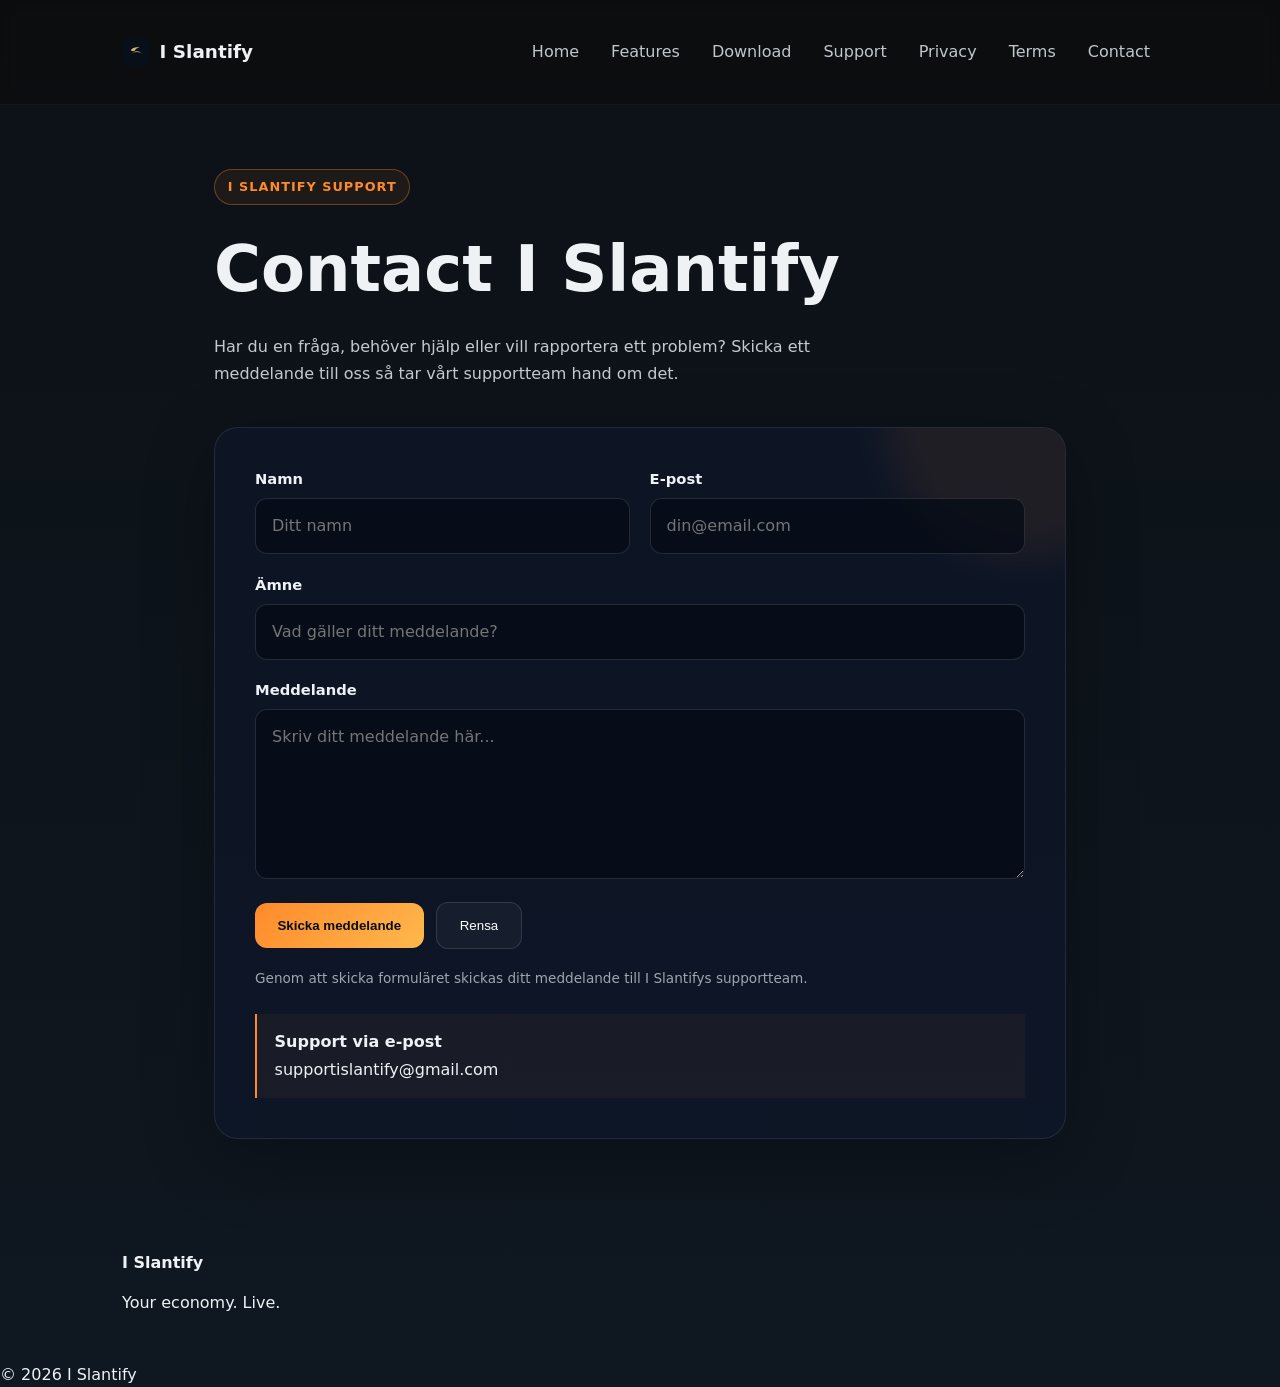
<file: docs/contact/index.html>
<!doctype html>
<html lang="sv">
<head>
  <meta charset="utf-8">
  <meta name="viewport" content="width=device-width,initial-scale=1">

  <title>Contact — I Slantify</title>
  <meta name="description" content="Kontakta I Slantify.">

  <link rel="stylesheet" href="../assets/styles.css">
  <script src="../assets/config.js" defer></script>

  <style>
    .contact-page {
      max-width: 900px;
      margin: 0 auto;
      padding: 4rem 1.5rem 5rem;
    }

    .contact-hero {
      margin-bottom: 2.5rem;
    }

    .contact-badge {
      display: inline-flex;
      align-items: center;
      gap: .5rem;
      padding: .45rem .8rem;
      border: 1px solid rgba(255,138,43,.35);
      border-radius: 999px;
      background: rgba(255,138,43,.07);
      color: #ff8a2b;
      font-size: .8rem;
      font-weight: 700;
      letter-spacing: .08em;
      text-transform: uppercase;
    }

    .contact-hero h1 {
      margin: 1rem 0 .7rem;
      font-size: clamp(2.2rem, 6vw, 4rem);
    }

    .contact-hero p {
      max-width: 680px;
      line-height: 1.7;
      opacity: .82;
    }

    .contact-card {
      position: relative;
      overflow: hidden;
      padding: clamp(1.4rem, 4vw, 2.5rem);
      border: 1px solid rgba(255,255,255,.09);
      border-radius: 24px;
      background: rgba(15,23,42,.72);
      box-shadow: 0 20px 70px rgba(0,0,0,.28);
    }

    .contact-card::before {
      content: "";
      position: absolute;
      width: 280px;
      height: 280px;
      top: -150px;
      right: -100px;
      border-radius: 50%;
      background: rgba(255,138,43,.08);
      filter: blur(20px);
      pointer-events: none;
    }

    .contact-form {
      position: relative;
      z-index: 1;
    }

    .form-grid {
      display: grid;
      grid-template-columns: 1fr 1fr;
      gap: 1.2rem;
    }

    .form-field {
      display: flex;
      flex-direction: column;
      gap: .5rem;
    }

    .form-field.full {
      grid-column: 1 / -1;
    }

    .form-field label {
      font-weight: 600;
      font-size: .92rem;
    }

    .form-field input,
    .form-field textarea {
      width: 100%;
      box-sizing: border-box;
      padding: .95rem 1rem;
      border: 1px solid rgba(255,255,255,.12);
      border-radius: 12px;
      background: rgba(5,10,20,.72);
      color: #fff;
      font: inherit;
      outline: none;
      transition: border-color .2s, box-shadow .2s;
    }

    .form-field input:focus,
    .form-field textarea:focus {
      border-color: rgba(255,138,43,.65);
      box-shadow: 0 0 0 3px rgba(255,138,43,.1);
    }

    .form-field textarea {
      min-height: 170px;
      resize: vertical;
    }

    .contact-actions {
      display: flex;
      flex-wrap: wrap;
      align-items: center;
      gap: .8rem;
      margin-top: 1.4rem;
    }

    .contact-submit {
      border: 0;
      border-radius: 12px;
      padding: .95rem 1.4rem;
      background: linear-gradient(135deg, #ff8a2b, #ffb84d);
      color: #071018;
      font-weight: 800;
      cursor: pointer;
      transition: transform .2s, box-shadow .2s;
    }

    .contact-submit:hover {
      transform: translateY(-2px);
      box-shadow: 0 12px 35px rgba(255,138,43,.25);
    }

    .contact-clear {
      border: 1px solid rgba(255,255,255,.12);
      border-radius: 12px;
      padding: .95rem 1.4rem;
      background: rgba(255,255,255,.04);
      color: #fff;
      cursor: pointer;
    }

    .contact-note {
      margin-top: 1.2rem;
      font-size: .85rem;
      line-height: 1.6;
      opacity: .65;
    }

    .contact-email-box {
      margin-top: 1.5rem;
      padding: 1rem 1.1rem;
      border-left: 2px solid #ff8a2b;
      background: rgba(255,138,43,.05);
    }

    .contact-email-box strong {
      display: block;
      margin-bottom: .25rem;
    }

    @media (max-width: 700px) {
      .form-grid {
        grid-template-columns: 1fr;
      }

      .form-field.full {
        grid-column: auto;
      }
    }
  </style>
</head>

<body>

  <header class="site-header">
    <div class="container header-inner">

      <a class="brand" href="../">
        <img
          src="../assets/icon-drake.svg"
          alt="I Slantify drake"
          class="drake-icon"
          aria-hidden="true"
        >
        <span>I Slantify</span>
      </a>

      <nav class="main-nav" aria-label="Huvudnavigation">
        <a href="../">Home</a>
        <a href="../#features">Features</a>
        <a href="../download/">Download</a>
        <a href="../support/">Support</a>
        <a href="../privacy/">Privacy</a>
        <a href="../terms/">Terms</a>
        <a href="index.html">Contact</a>
      </nav>

      <button
        class="mobile-toggle"
        aria-expanded="false"
        type="button"
      >
        Menu
      </button>

    </div>
  </header>

  <main>
    <div class="contact-page">

      <section class="contact-hero">
        <span class="contact-badge">I SLANTIFY SUPPORT</span>

        <h1>Contact I Slantify</h1>

        <p>
          Har du en fråga, behöver hjälp eller vill rapportera ett problem?
          Skicka ett meddelande till oss så tar vårt supportteam hand om det.
        </p>
      </section>

      <section class="contact-card">

        <form
          id="contact-form"
          class="contact-form"
          action="https://formsubmit.co/supportislantify@gmail.com"
          method="POST"
        >

          <!-- FormSubmit configuration -->
          <input
            type="hidden"
            name="_subject"
            value="Nytt meddelande från I Slantify"
          >

          <input
            type="hidden"
            name="_captcha"
            value="true"
          >

          <input
            type="hidden"
            name="_template"
            value="table"
          >

          <input
            type="hidden"
            name="_next"
            value="https://www.islantify.com/contact/"
          >

          <div class="form-grid">

            <div class="form-field">
              <label for="name">Namn</label>
              <input
                id="name"
                name="name"
                type="text"
                autocomplete="name"
                placeholder="Ditt namn"
                required
              >
            </div>

            <div class="form-field">
              <label for="email">E-post</label>
              <input
                id="email"
                name="email"
                type="email"
                autocomplete="email"
                placeholder="din@email.com"
                required
              >
            </div>

            <div class="form-field full">
              <label for="subject">Ämne</label>
              <input
                id="subject"
                name="subject"
                type="text"
                placeholder="Vad gäller ditt meddelande?"
                required
              >
            </div>

            <div class="form-field full">
              <label for="message">Meddelande</label>
              <textarea
                id="message"
                name="message"
                placeholder="Skriv ditt meddelande här..."
                required
              ></textarea>
            </div>

          </div>

          <div class="contact-actions">

            <button
              type="submit"
              class="contact-submit"
            >
              Skicka meddelande
            </button>

            <button
              type="reset"
              class="contact-clear"
            >
              Rensa
            </button>

          </div>

          <p class="contact-note">
            Genom att skicka formuläret skickas ditt meddelande till
            I Slantifys supportteam.
          </p>

        </form>

        <div class="contact-email-box">
          <strong>Support via e-post</strong>
          <span>supportislantify@gmail.com</span>
        </div>

      </section>

    </div>
  </main>

  <footer class="site-footer">

    <div class="container footer-inner">

      <div>
        <strong>I Slantify</strong>
        <p>Your economy. Live.</p>
      </div>

    </div>

    <div class="copyright">
      &copy; <span id="year"></span> I Slantify
    </div>

  </footer>

  <script>
    document.getElementById('year').textContent =
      new Date().getFullYear();
  </script>

</body>
</html>
</file>
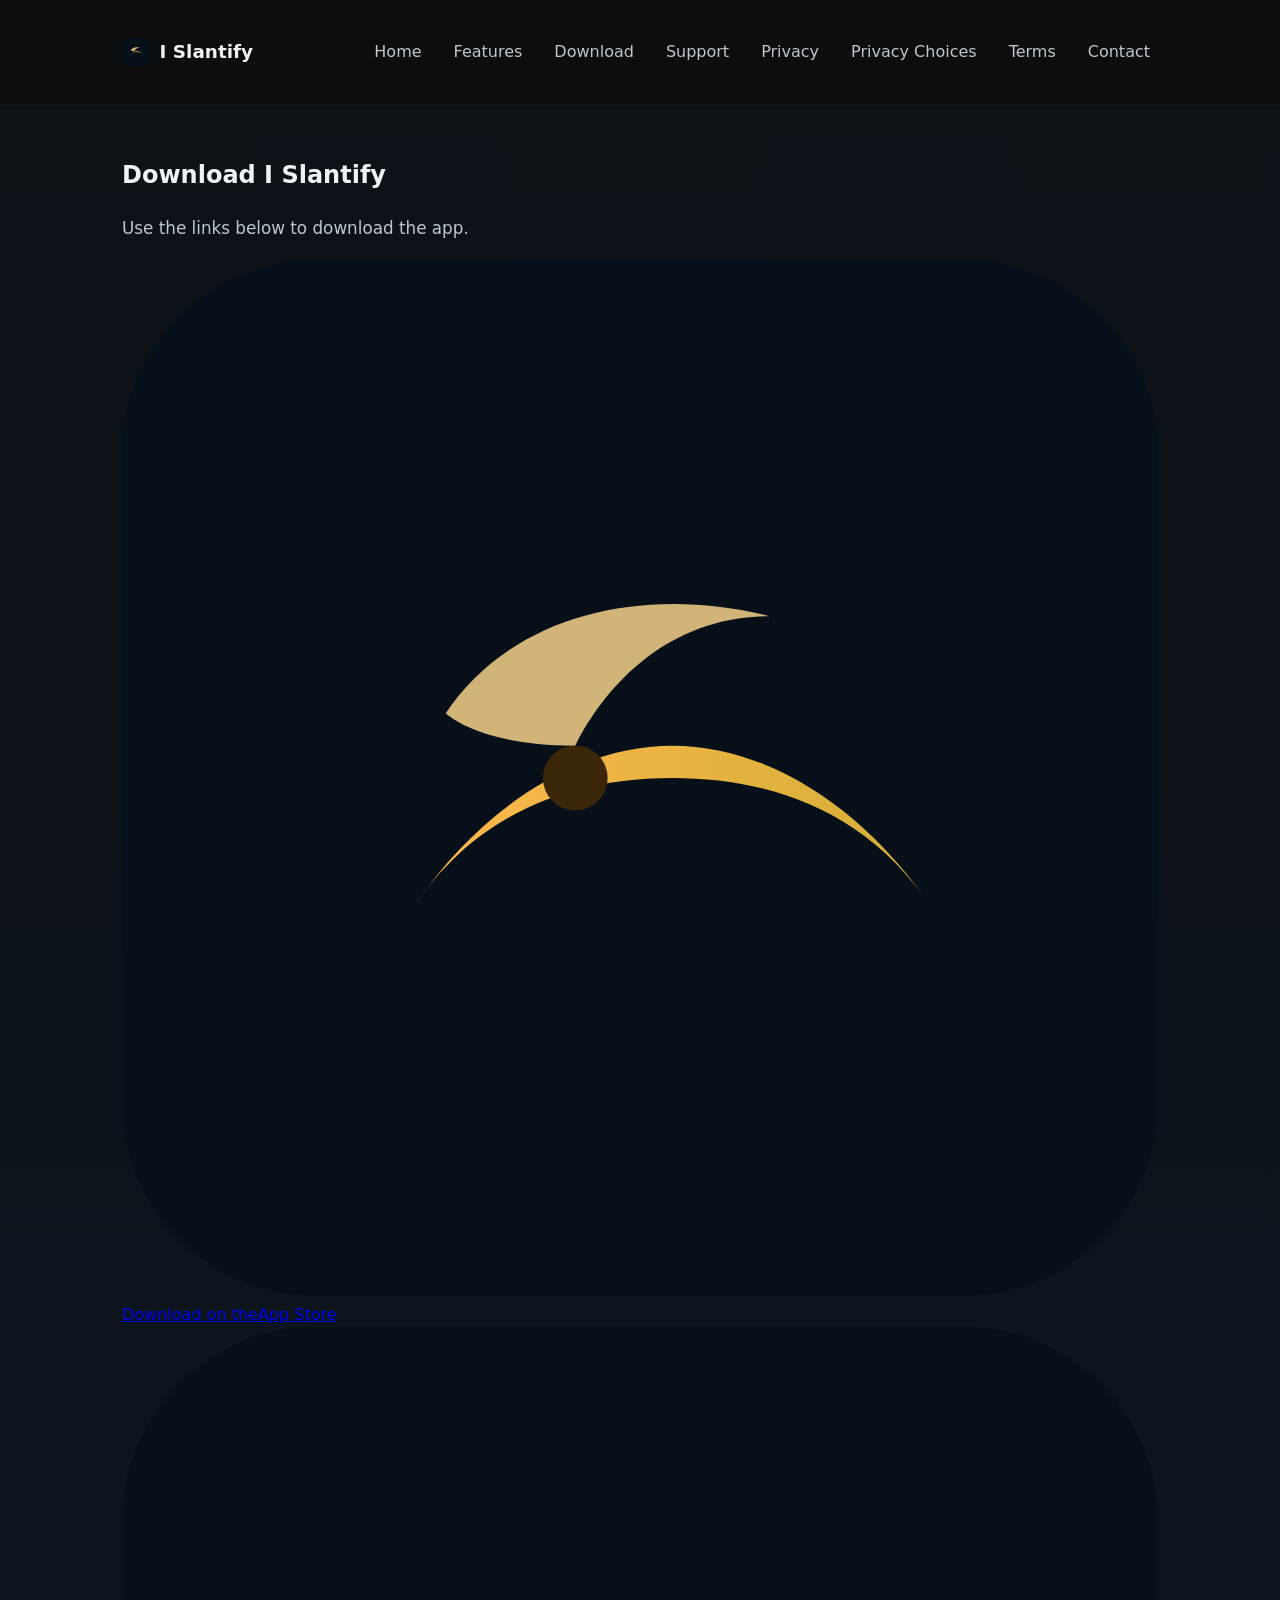
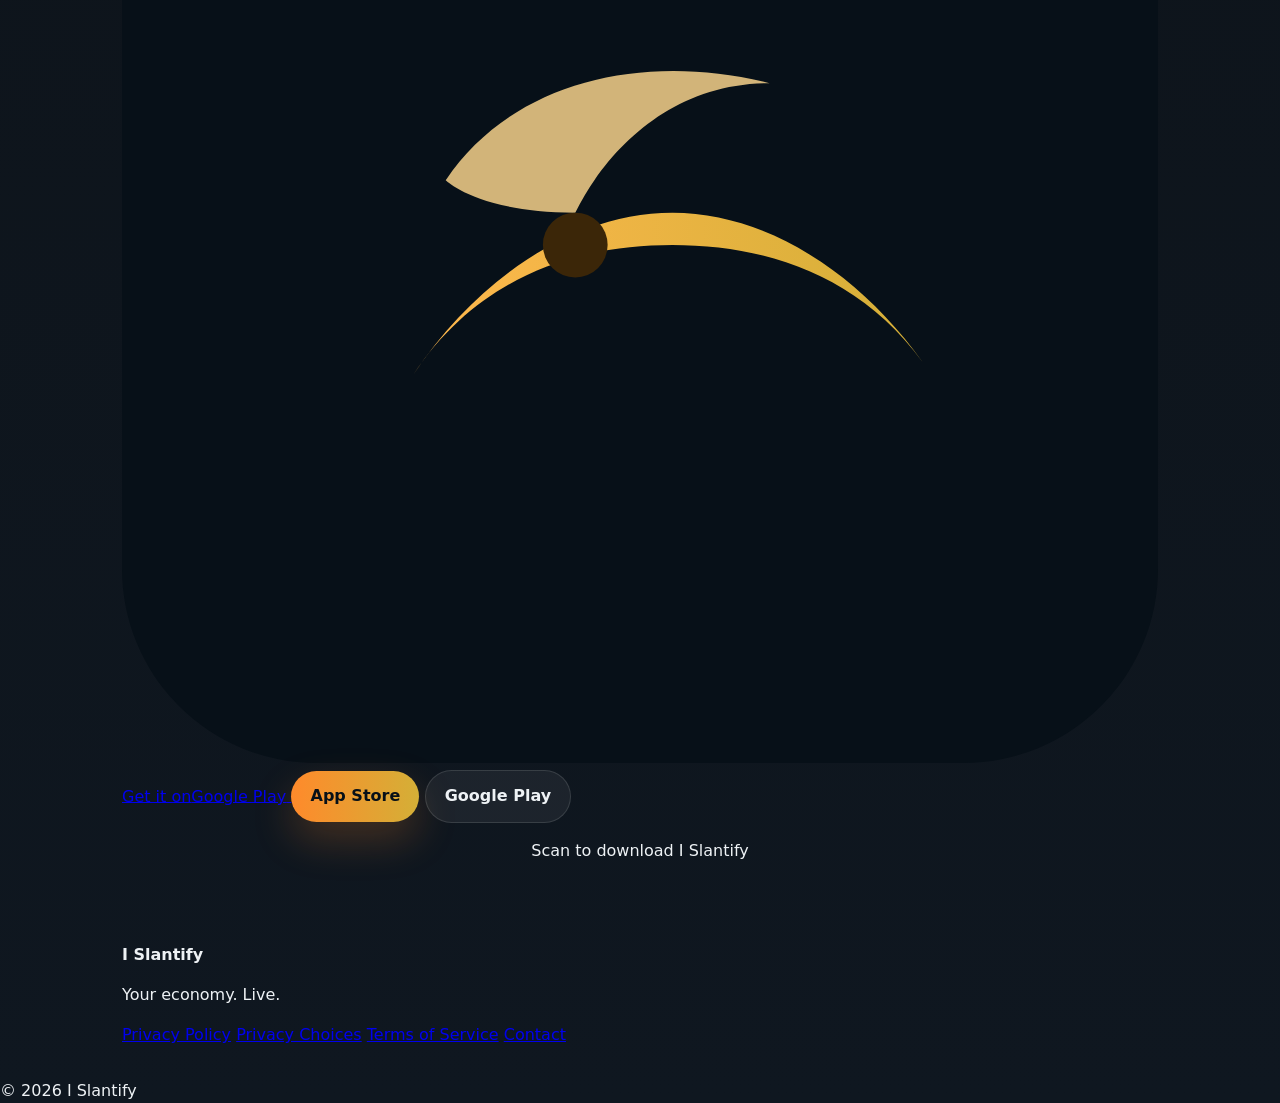
<file: docs/download/index.html>
<!doctype html>
<html lang="en">
<head>
  <meta charset="utf-8">
  <meta name="viewport" content="width=device-width,initial-scale=1">
  <title>Download I Slantify</title>
  <meta name="description" content="Download I Slantify on iPhone or Android.">
  <link rel="stylesheet" href="../assets/styles.css">
  <script src="../assets/config.js" defer></script>
  <script src="../assets/qrcode.min.js" defer></script>
  <meta property="og:title" content="Download I Slantify">
  <meta property="og:description" content="Central download page for the I Slantify mobile app.">
</head>
<body>
  <header class="site-header">
    <div class="container header-inner">
      <a class="brand" href="../"><img src="../assets/icon-drake.svg" alt="I Slantify drake" class="drake-icon" aria-hidden="true"><span>I Slantify</span></a>
      <nav class="main-nav" aria-label="Main navigation">
        <a href="../">Home</a>
        <a href="../#features">Features</a>
        <a href="index.html">Download</a>
        <a href="../support/">Support</a>
        <a href="../privacy/">Privacy</a>
        <a href="../privacy-choices/">Privacy Choices</a>
        <a href="../terms/">Terms</a>
        <a href="../contact/">Contact</a>
      </nav>
      <button class="mobile-toggle" aria-expanded="false">Menu</button>
    </div>
  </header>

  <main>
    <section class="hero">
      <div class="container hero-inner">
        <h1>Download I Slantify</h1>
        <p class="lead">Use the links below to download the app.</p>
        <div class="app-badges" id="device-area" style="margin-top:1rem">
          <a class="app-badge" id="badge-ios" href="#" aria-label="Download on the App Store">
            <span class="icon-wrap"><img src="../assets/icon-drake.svg" alt="" /></span>
            <span class="meta"><span class="small">Download on the</span><span class="big">App Store</span></span>
          </a>
          <a class="app-badge" id="badge-android" href="#" aria-label="Get it on Google Play">
            <span class="icon-wrap"><img src="../assets/icon-drake.svg" alt="" /></span>
            <span class="meta"><span class="small">Get it on</span><span class="big">Google Play</span></span>
          </a>
        </div>
        <!-- QR code for download page -->
        <div class="hero-qr" style="margin-top:1rem;text-align:center">
          <div class="qr-block" id="qr-download-container">
            <div id="qr-download"></div>
            <p>Scan to download I Slantify</p>
          </div>
        </div>
      </div>
    </section>
  </main>

  <footer class="site-footer">
    <div class="container footer-inner">
      <div>
        <strong>I Slantify</strong>
        <p>Your economy. Live.</p>
      </div>
      <nav class="footer-nav">
        <a href="../privacy/">Privacy Policy</a>
        <a href="../privacy-choices/">Privacy Choices</a>
        <a href="../terms/">Terms of Service</a>
        <a href="../contact/">Contact</a>
      </nav>
    </div>
    <div class="copyright">&copy; <span id="year"></span> I Slantify</div>
  </footer>

  <script>
    document.getElementById('year').textContent = new Date().getFullYear();
    const cfg = window.SITE_CONFIG || {};
    // QR removed — using embedded branded badges
    const siteBase = (cfg.SITE_URL && cfg.SITE_URL !== 'REPLACE_WITH_WEBSITE_BASE_URL') ? cfg.SITE_URL.replace(/\/$/, '') : window.location.origin + window.location.pathname.replace(/download\/index.html$/, '');
    const downloadUrl = siteBase.endsWith('/') ? siteBase + 'download/' : siteBase + '/download/';
    function safeHref(el, url) {
      if (!el) return;
      if (!url || url.includes('REPLACE_WITH')) {
        el.setAttribute('aria-disabled', 'true');
        el.classList.add('disabled');
        el.href = '#';
      } else {
        el.href = url;
      }
    }
    const badgeIos = document.getElementById('badge-ios');
    const badgeAndroid = document.getElementById('badge-android');
    if (badgeIos) safeHref(badgeIos, cfg.APP_STORE_URL);
    if (badgeAndroid) safeHref(badgeAndroid, cfg.GOOGLE_PLAY_URL);

    // Detect device simply
    function isIOS(){return /iPhone|iPad|iPod/i.test(navigator.userAgent)}
    function isAndroid(){return /Android/i.test(navigator.userAgent)}
    const deviceArea = document.getElementById('device-area');
    const ios = isIOS();
    const android = isAndroid();

    function makeButton(text, href, cls=''){
      const a = document.createElement('a');
      a.className = 'btn ' + cls;
      a.href = href || '../download/';
      a.textContent = text;
      a.setAttribute('role','button');
      return a;
    }

    if (ios && !android){
      const btn = makeButton('Open in App Store', cfg.APP_STORE_URL || '#', 'primary');
      if(!cfg.APP_STORE_URL || cfg.APP_STORE_URL.includes('REPLACE_WITH')) btn.href = '#';
      deviceArea.appendChild(btn);
    } else if (android && !ios){
      const btn = makeButton('Open in Google Play', cfg.GOOGLE_PLAY_URL || '#', 'primary');
      if(!cfg.GOOGLE_PLAY_URL || cfg.GOOGLE_PLAY_URL.includes('REPLACE_WITH')) btn.href = '#';
      deviceArea.appendChild(btn);
    } else {
      // Desktop / unknown
      const btn1 = makeButton('App Store', cfg.APP_STORE_URL || '#', 'primary');
      const btn2 = makeButton('Google Play', cfg.GOOGLE_PLAY_URL || '#', 'secondary');
      if(!cfg.APP_STORE_URL || cfg.APP_STORE_URL.includes('REPLACE_WITH')) btn1.href = '../download/';
      if(!cfg.GOOGLE_PLAY_URL || cfg.GOOGLE_PLAY_URL.includes('REPLACE_WITH')) btn2.href = '../download/';
      deviceArea.appendChild(btn1);
      deviceArea.appendChild(document.createTextNode(' '));
      deviceArea.appendChild(btn2);
    }

    // Local QR generation (if qrcode library is present)
    try {
      const siteBase = (cfg.SITE_URL && cfg.SITE_URL !== 'REPLACE_WITH_WEBSITE_BASE_URL') ? cfg.SITE_URL.replace(/\/$/, '') : window.location.origin + window.location.pathname.replace(/download\/index.html$/, '');
      const downloadUrl = siteBase.endsWith('/') ? siteBase + 'download/' : siteBase + '/download/';
      if (window.QRCode) {
        const qd = document.getElementById('qr-download');
        if (qd) new QRCode(qd, {text: downloadUrl, width:250, height:250, colorDark:'#071018', colorLight:'#ffffff', correctLevel:QRCode.CorrectLevel ? QRCode.CorrectLevel.H : 1});
      }
    } catch (e) { console.warn('QR generation failed', e); }
  </script>
</body>
</html>
</file>
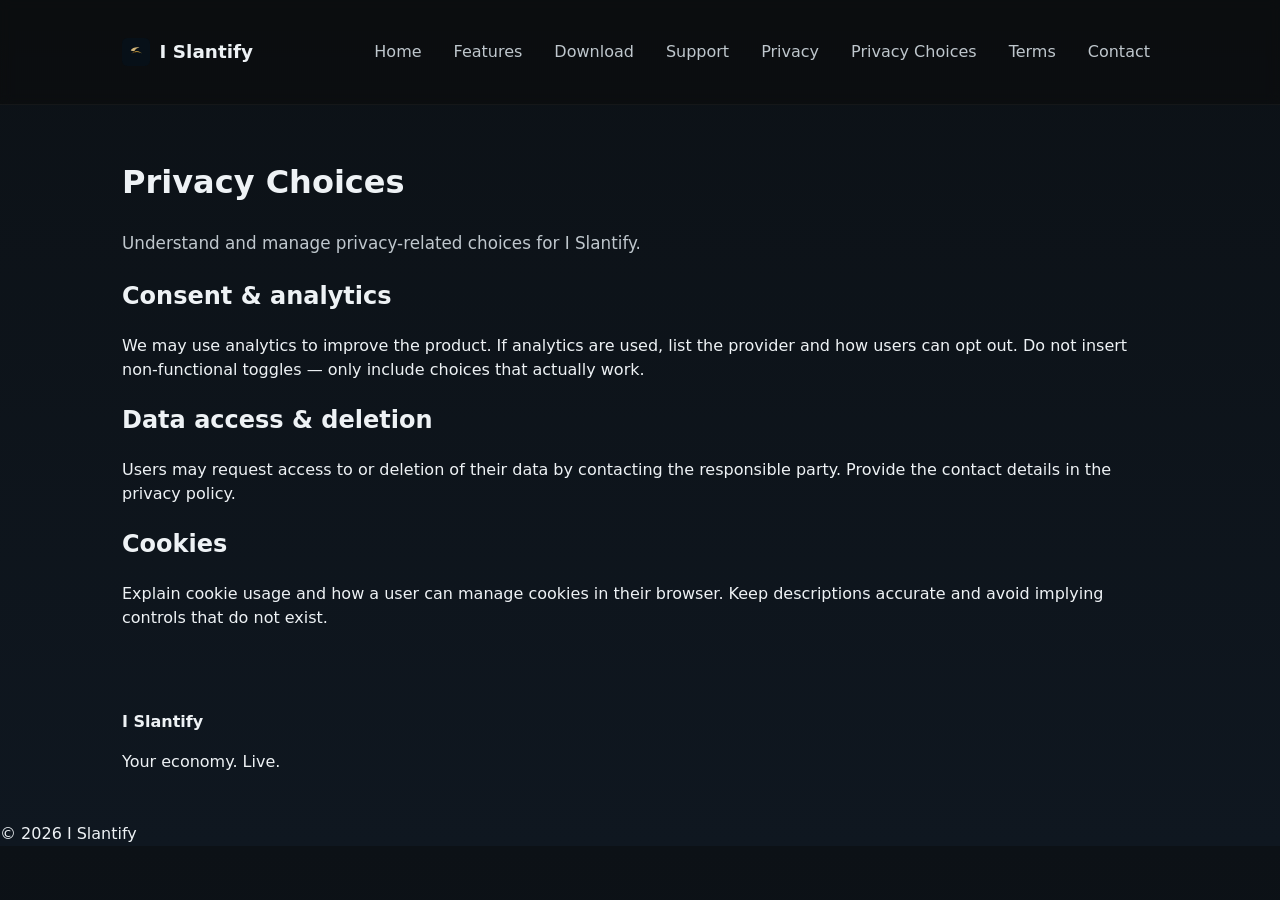
<file: docs/privacy-choices/index.html>
<!doctype html>
<html lang="en">
<head>
  <meta charset="utf-8">
  <meta name="viewport" content="width=device-width,initial-scale=1">
  <title>Privacy Choices — I Slantify</title>
  <meta name="description" content="Privacy choices and contact information for I Slantify.">
  <link rel="stylesheet" href="../assets/styles.css">
  <script src="../assets/config.js" defer></script>
</head>
<body>
  <header class="site-header">
    <div class="container header-inner">
      <a class="brand" href="../"><img src="../assets/icon-drake.svg" alt="I Slantify drake" class="drake-icon" aria-hidden="true"><span>I Slantify</span></a>
      <nav class="main-nav" aria-label="Main navigation">
        <a href="../">Home</a>
        <a href="../#features">Features</a>
        <a href="../download/">Download</a>
        <a href="../support/">Support</a>
        <a href="../privacy/">Privacy</a>
        <a href="index.html">Privacy Choices</a>
        <a href="../terms/">Terms</a>
        <a href="../contact/">Contact</a>
      </nav>
      <button class="mobile-toggle" aria-expanded="false">Menu</button>
    </div>
  </header>

  <main>
    <div class="container">
      <h1>Privacy Choices</h1>
      <p class="lead">Understand and manage privacy-related choices for I Slantify.</p>

      <section>
        <h2>Consent &amp; analytics</h2>
        <p>We may use analytics to improve the product. If analytics are used, list the provider and how users can opt out. Do not insert non-functional toggles — only include choices that actually work.</p>
      </section>

      <section>
        <h2>Data access &amp; deletion</h2>
        <p>Users may request access to or deletion of their data by contacting the responsible party. Provide the contact details in the privacy policy.</p>
      </section>

      <section>
        <h2>Cookies</h2>
        <p>Explain cookie usage and how a user can manage cookies in their browser. Keep descriptions accurate and avoid implying controls that do not exist.</p>
      </section>
    </div>
  </main>

  <footer class="site-footer">
    <div class="container footer-inner">
      <div>
        <strong>I Slantify</strong>
        <p>Your economy. Live.</p>
      </div>
    </div>
    <div class="copyright">&copy; <span id="year"></span> I Slantify</div>
  </footer>

  <script>document.getElementById('year').textContent=new Date().getFullYear()</script>
</body>
</html>
</file>
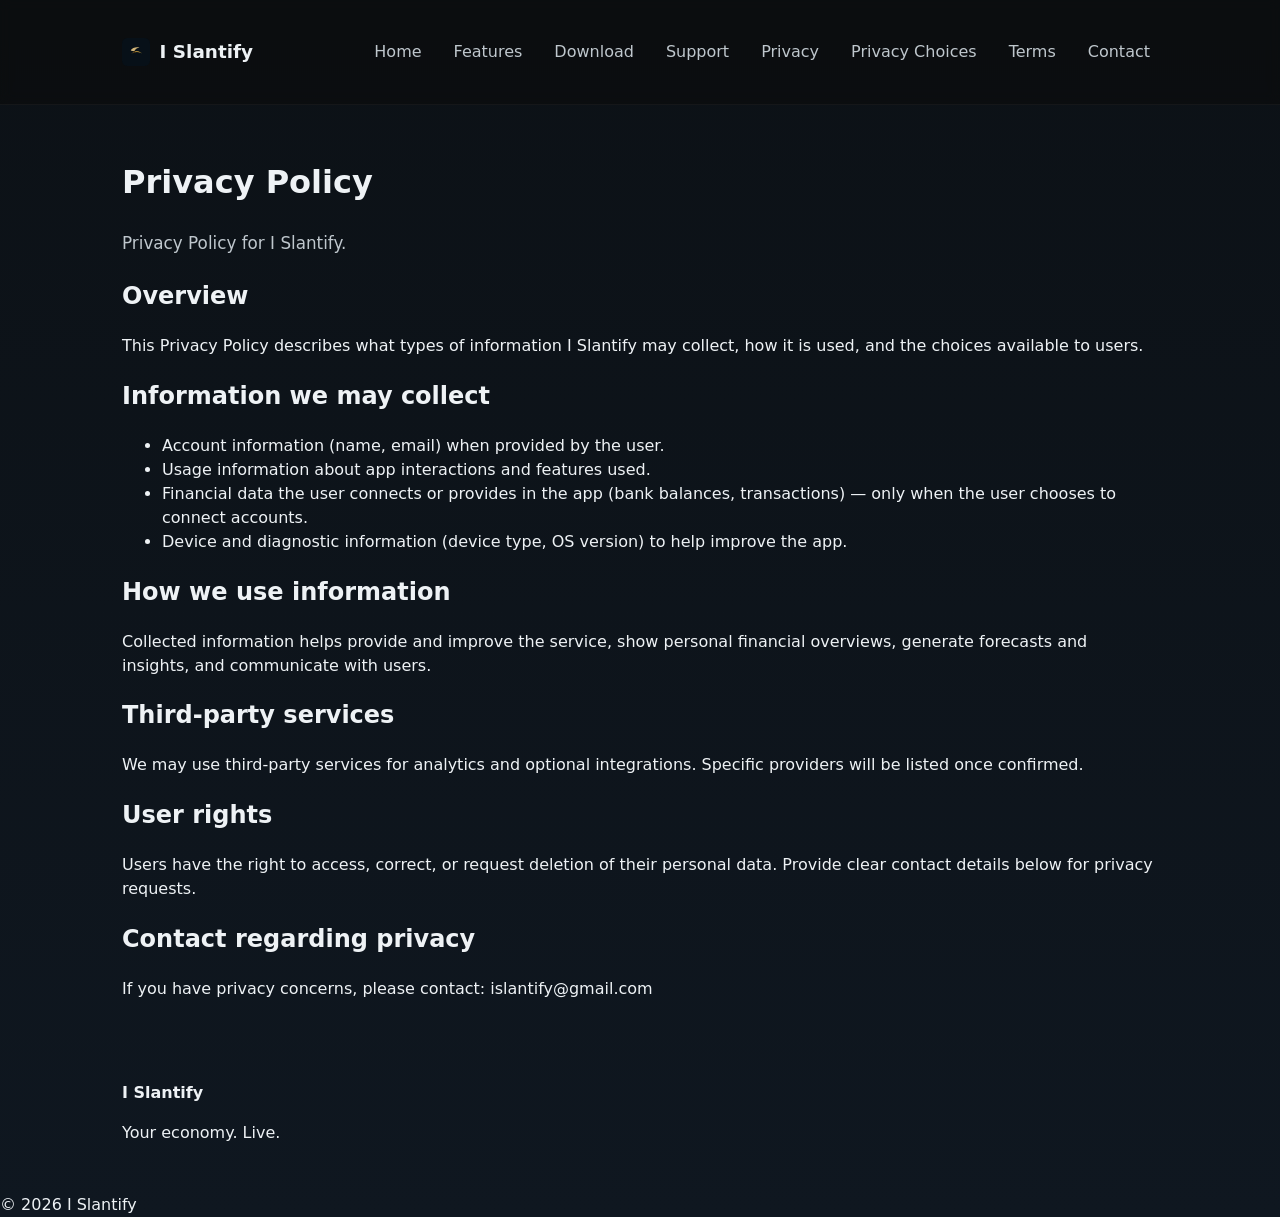
<file: docs/privacy/index.html>
<!doctype html>
<html lang="en">
<head>
  <meta charset="utf-8">
  <meta name="viewport" content="width=device-width,initial-scale=1">
  <title>Privacy Policy — I Slantify</title>
  <meta name="description" content="Privacy Policy for I Slantify. Learn how we handle personal data, user rights and support contacts.">
  <link rel="stylesheet" href="../assets/styles.css">
  <script src="../assets/config.js" defer></script>
</head>
<body>
  <header class="site-header">
    <div class="container header-inner">
      <a class="brand" href="../"><img src="../assets/icon-drake.svg" alt="I Slantify drake" class="drake-icon" aria-hidden="true"><span>I Slantify</span></a>
      <nav class="main-nav" aria-label="Main navigation">
        <a href="../">Home</a>
        <a href="../#features">Features</a>
        <a href="../download/">Download</a>
        <a href="../support/">Support</a>
        <a href="index.html">Privacy</a>
        <a href="../privacy-choices/">Privacy Choices</a>
        <a href="../terms/">Terms</a>
        <a href="../contact/">Contact</a>
      </nav>
      <button class="mobile-toggle" aria-expanded="false">Menu</button>
    </div>
  </header>

  <main>
    <div class="container">
      <h1>Privacy Policy</h1>
      <p class="lead">Privacy Policy for I Slantify.</p>

      <section>
        <h2>Overview</h2>
        <p>This Privacy Policy describes what types of information I Slantify may collect, how it is used, and the choices available to users.</p>
      </section>

      <section>
        <h2>Information we may collect</h2>
        <ul>
          <li>Account information (name, email) when provided by the user.</li>
          <li>Usage information about app interactions and features used.</li>
          <li>Financial data the user connects or provides in the app (bank balances, transactions) — only when the user chooses to connect accounts.</li>
          <li>Device and diagnostic information (device type, OS version) to help improve the app.</li>
        </ul>
      </section>

      <section>
        <h2>How we use information</h2>
        <p>Collected information helps provide and improve the service, show personal financial overviews, generate forecasts and insights, and communicate with users.</p>
      </section>

      <section>
        <h2>Third-party services</h2>
        <p>We may use third-party services for analytics and optional integrations. Specific providers will be listed once confirmed.</p>
      </section>

      <section>
        <h2>User rights</h2>
        <p>Users have the right to access, correct, or request deletion of their personal data. Provide clear contact details below for privacy requests.</p>
      </section>

      <section>
        <h2>Contact regarding privacy</h2>
        <p>If you have privacy concerns, please contact: <span id="contact-email">islantify@gmail.com</span></p>
      </section>
    </div>
  </main>

  <footer class="site-footer">
    <div class="container footer-inner">
      <div>
        <strong>I Slantify</strong>
        <p>Your economy. Live.</p>
      </div>
    </div>
    <div class="copyright">&copy; <span id="year"></span> I Slantify</div>
  </footer>

  <script>
    document.getElementById('year').textContent = new Date().getFullYear();
    const cfg = window.SITE_CONFIG || {};
    if(cfg.CONTACT_EMAIL && !cfg.CONTACT_EMAIL.includes('REPLACE_WITH')) document.getElementById('contact-email').textContent = cfg.CONTACT_EMAIL;
  </script>
</body>
</html>
</file>
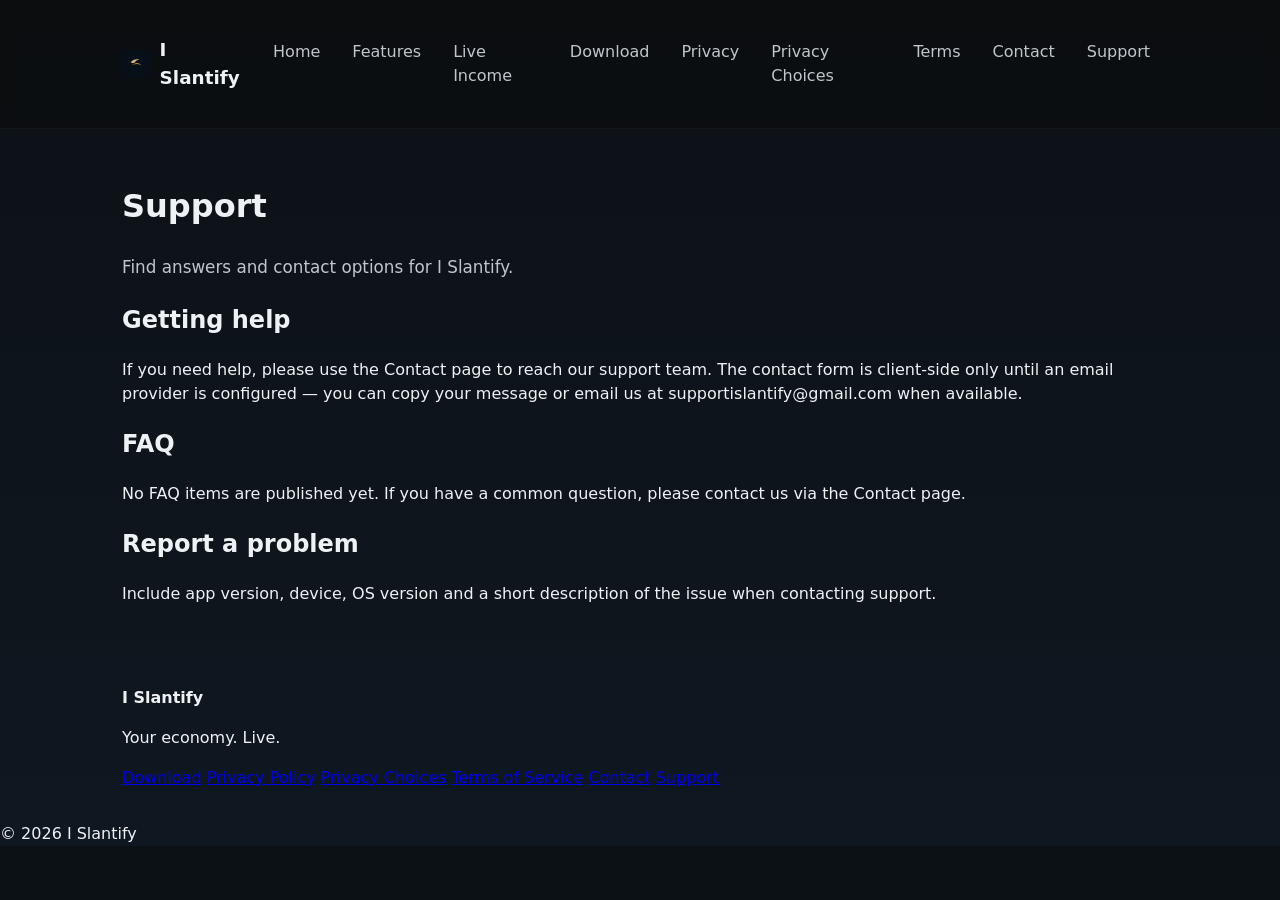
<file: docs/support/index.html>
<!doctype html>
<html lang="en">
<head>
  <meta charset="utf-8">
  <meta name="viewport" content="width=device-width,initial-scale=1">
  <title>Support — I Slantify</title>
  <meta name="description" content="Support for I Slantify. Find help, FAQs and contact options.">
  <link rel="stylesheet" href="../assets/styles.css">
  <script src="../assets/config.js" defer></script>
</head>
<body>
  <header class="site-header">
    <div class="container header-inner">
      <a class="brand" href="../"><img src="../assets/icon-drake.svg" alt="I Slantify drake" class="drake-icon" aria-hidden="true"><span>I Slantify</span></a>
      <nav class="main-nav" aria-label="Main navigation">
        <a href="../">Home</a>
        <a href="../#features">Features</a>
        <a href="../#live-income">Live Income</a>
        <a href="../download/">Download</a>
        <a href="../privacy/">Privacy</a>
        <a href="../privacy-choices/">Privacy Choices</a>
        <a href="../terms/">Terms</a>
        <a href="../contact/">Contact</a>
        <a href="index.html">Support</a>
      </nav>
      <button class="mobile-toggle" aria-expanded="false">Menu</button>
    </div>
  </header>

  <main>
    <div class="container">
      <h1>Support</h1>
      <p class="lead">Find answers and contact options for I Slantify.</p>

      <section>
        <h2>Getting help</h2>
        <p>If you need help, please use the Contact page to reach our support team. The contact form is client-side only until an email provider is configured — you can copy your message or email us at <span id="support-email">supportislantify@gmail.com</span> when available.</p>
      </section>

      <section>
        <h2>FAQ</h2>
        <p>No FAQ items are published yet. If you have a common question, please contact us via the Contact page.</p>
      </section>

      <section>
        <h2>Report a problem</h2>
        <p>Include app version, device, OS version and a short description of the issue when contacting support.</p>
      </section>

    </div>
  </main>

  <footer class="site-footer">
    <div class="container footer-inner">
      <div>
        <strong>I Slantify</strong>
        <p>Your economy. Live.</p>
      </div>
      <nav class="footer-nav">
        <a href="../download/">Download</a>
        <a href="../privacy/">Privacy Policy</a>
        <a href="../privacy-choices/">Privacy Choices</a>
        <a href="../terms/">Terms of Service</a>
        <a href="../contact/">Contact</a>
        <a href="index.html">Support</a>
      </nav>
    </div>
    <div class="copyright">&copy; <span id="year"></span> I Slantify</div>
  </footer>

  <script>
    document.getElementById('year').textContent = new Date().getFullYear();
    const cfg = window.SITE_CONFIG || {};
    if(cfg.SUPPORT_EMAIL && !cfg.SUPPORT_EMAIL.includes('REPLACE_WITH')) {
      document.getElementById('support-email').textContent = cfg.SUPPORT_EMAIL;
    } else if(cfg.CONTACT_EMAIL && !cfg.CONTACT_EMAIL.includes('REPLACE_WITH')) {
      document.getElementById('support-email').textContent = cfg.CONTACT_EMAIL;
    }
  </script>
</body>
</html>
</file>
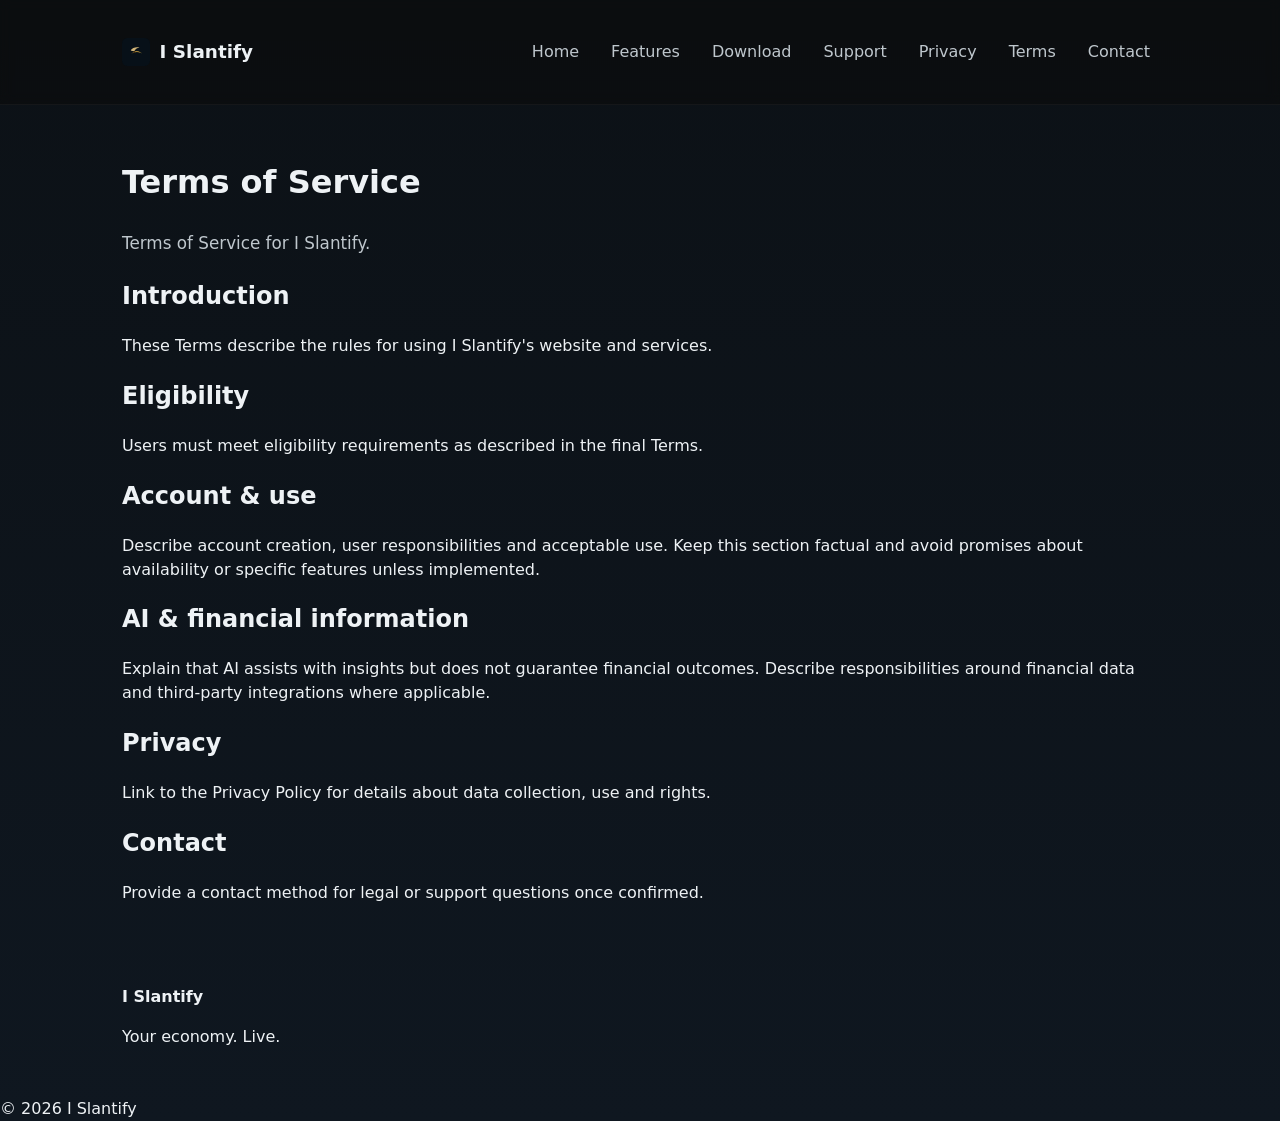
<file: docs/terms/index.html>
<!doctype html>
<html lang="en">
<head>
  <meta charset="utf-8">
  <meta name="viewport" content="width=device-width,initial-scale=1">
  <title>Terms of Service — I Slantify</title>
  <meta name="description" content="Terms of Service for I Slantify. Read the rules for using the website and app services.">
  <link rel="stylesheet" href="../assets/styles.css">
  <script src="../assets/config.js" defer></script>
</head>
<body>
  <header class="site-header">
    <div class="container header-inner">
      <a class="brand" href="../"><img src="../assets/icon-drake.svg" alt="I Slantify drake" class="drake-icon" aria-hidden="true"><span>I Slantify</span></a>
      <nav class="main-nav" aria-label="Main navigation">
        <a href="../">Home</a>
        <a href="../#features">Features</a>
        <a href="../download/">Download</a>
        <a href="../support/">Support</a>
        <a href="../privacy/">Privacy</a>
        <a href="index.html">Terms</a>
        <a href="../contact/">Contact</a>
      </nav>
      <button class="mobile-toggle" aria-expanded="false">Menu</button>
    </div>
  </header>

  <main>
    <div class="container">
      <h1>Terms of Service</h1>
      <p class="lead">Terms of Service for I Slantify.</p>
      <section>
        <h2>Introduction</h2>
        <p>These Terms describe the rules for using I Slantify's website and services.</p>
      </section>

      <section>
        <h2>Eligibility</h2>
        <p>Users must meet eligibility requirements as described in the final Terms.</p>
      </section>

      <section>
        <h2>Account &amp; use</h2>
        <p>Describe account creation, user responsibilities and acceptable use. Keep this section factual and avoid promises about availability or specific features unless implemented.</p>
      </section>

      <section>
        <h2>AI &amp; financial information</h2>
        <p>Explain that AI assists with insights but does not guarantee financial outcomes. Describe responsibilities around financial data and third-party integrations where applicable.</p>
      </section>

      <section>
        <h2>Privacy</h2>
        <p>Link to the Privacy Policy for details about data collection, use and rights.</p>
      </section>

      <section>
        <h2>Contact</h2>
        <p>Provide a contact method for legal or support questions once confirmed.</p>
      </section>
    </div>
  </main>

  <footer class="site-footer">
    <div class="container footer-inner">
      <div>
        <strong>I Slantify</strong>
        <p>Your economy. Live.</p>
      </div>
    </div>
    <div class="copyright">&copy; <span id="year"></span> I Slantify</div>
  </footer>

  <script>document.getElementById('year').textContent=new Date().getFullYear()</script>
</body>
</html>
</file>
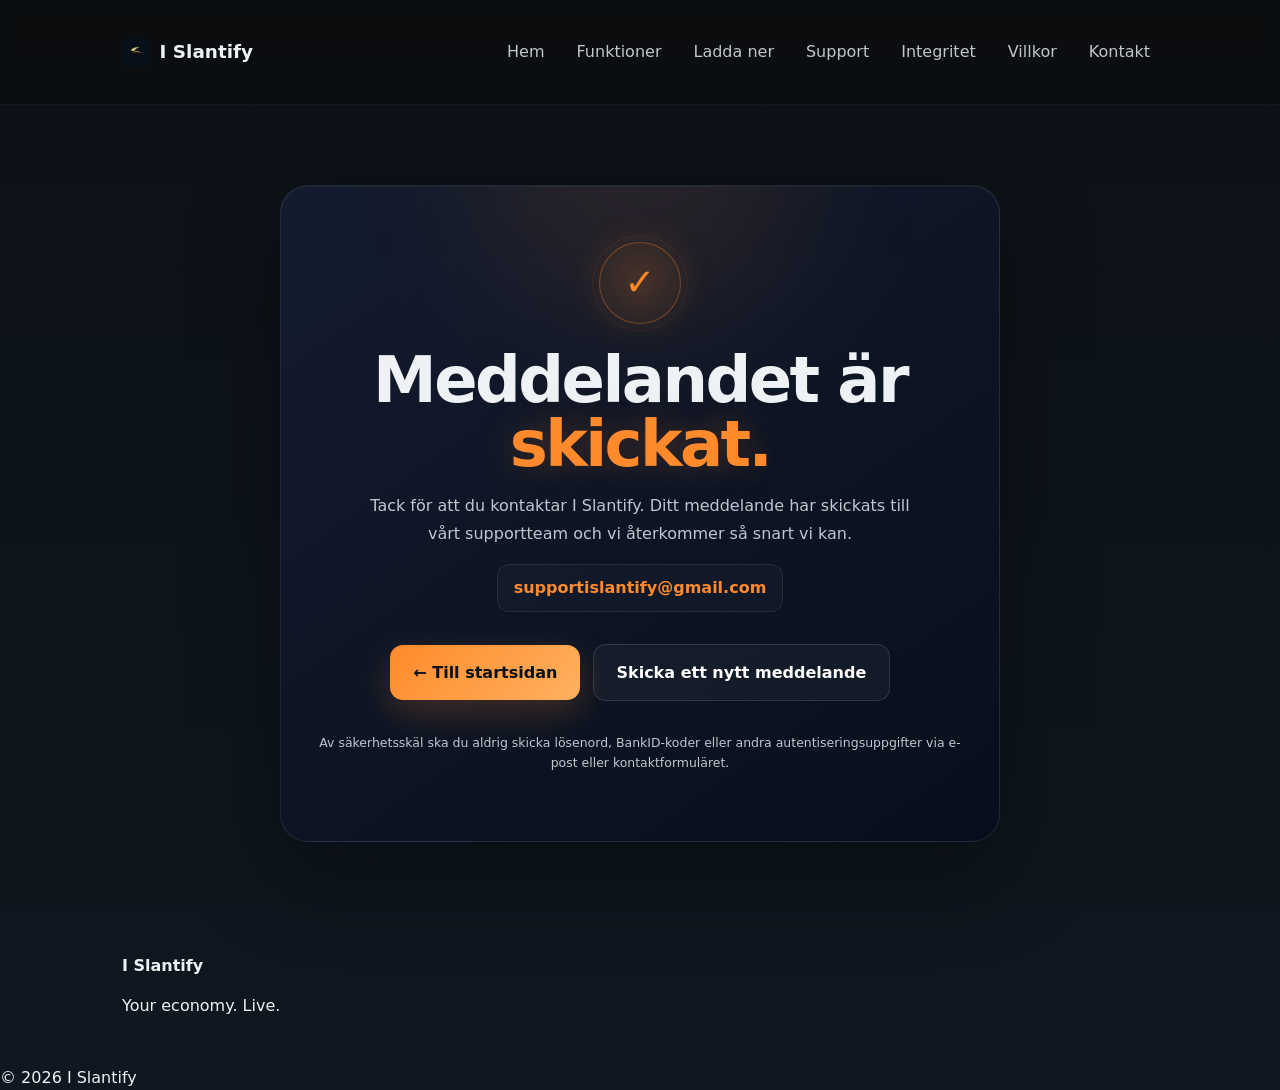
<file: docs/contact/tack.html>
<!doctype html>
<html lang="sv">
<head>
  <meta charset="utf-8">
  <meta name="viewport" content="width=device-width,initial-scale=1">

  <title>Meddelande skickat — I Slantify</title>

  <meta
    name="description"
    content="Ditt meddelande har skickats till I Slantify."
  >

  <link rel="stylesheet" href="../assets/styles.css">
  <script src="../assets/config.js" defer></script>

  <style>
    .thankyou-page {
      min-height: calc(100vh - 220px);
      display: flex;
      align-items: center;
      justify-content: center;
      padding: 5rem 1.5rem;
    }

    .thankyou-card {
      position: relative;
      width: 100%;
      max-width: 720px;
      padding: 3.5rem 2rem;
      text-align: center;

      border: 1px solid rgba(255,255,255,.09);
      border-radius: 28px;

      background:
        linear-gradient(
          145deg,
          rgba(20,28,48,.94),
          rgba(8,14,28,.94)
        );

      box-shadow:
        0 30px 90px rgba(0,0,0,.35),
        inset 0 1px 0 rgba(255,255,255,.04);

      overflow: hidden;
    }

    .thankyou-card::before {
      content: "";
      position: absolute;

      width: 330px;
      height: 330px;

      top: -190px;
      left: 50%;
      transform: translateX(-50%);

      background: var(--accent);
      opacity: .10;

      filter: blur(75px);
      border-radius: 50%;

      pointer-events: none;
    }

    .success-icon {
      position: relative;

      width: 82px;
      height: 82px;

      margin: 0 auto 1.5rem;

      display: flex;
      align-items: center;
      justify-content: center;

      border-radius: 50%;

      border: 1px solid rgba(255,138,43,.35);

      background:
        radial-gradient(
          circle,
          rgba(255,138,43,.18),
          rgba(255,138,43,.04)
        );

      color: var(--accent);

      font-size: 2.3rem;
      font-weight: 800;

      box-shadow:
        0 0 35px rgba(255,138,43,.15);
    }

    .success-icon::after {
      content: "";

      position: absolute;
      inset: -8px;

      border: 1px solid rgba(255,138,43,.08);
      border-radius: 50%;
    }

    .thankyou-card h1 {
      position: relative;

      margin: 0 0 1rem;

      font-size: clamp(2.2rem, 6vw, 4rem);
      line-height: 1;

      letter-spacing: -.04em;
    }

    .thankyou-card h1 span {
      color: var(--accent);

      text-shadow:
        0 0 35px rgba(255,138,43,.25);
    }

    .thankyou-text {
      position: relative;

      max-width: 560px;
      margin: 0 auto;

      color: var(--muted);

      font-size: 1rem;
      line-height: 1.75;
    }

    .thankyou-email {
      position: relative;

      display: inline-block;

      margin-top: 1rem;

      padding: .7rem 1rem;

      border: 1px solid rgba(255,255,255,.08);
      border-radius: 12px;

      background: rgba(255,255,255,.025);

      color: var(--accent);

      font-weight: 700;
      text-decoration: none;
    }

    .thankyou-actions {
      position: relative;

      display: flex;

      justify-content: center;
      align-items: center;

      gap: .8rem;

      margin-top: 2rem;

      flex-wrap: wrap;
    }

    .thankyou-primary,
    .thankyou-secondary {
      display: inline-flex;

      align-items: center;
      justify-content: center;

      min-width: 190px;

      padding: .95rem 1.4rem;

      border-radius: 13px;

      text-decoration: none;

      font-weight: 800;

      transition:
        transform .2s ease,
        box-shadow .2s ease;
    }

    .thankyou-primary {
      background:
        linear-gradient(
          135deg,
          var(--accent),
          #ffb15f
        );

      color: #071018;

      box-shadow:
        0 12px 35px rgba(255,138,43,.22);
    }

    .thankyou-primary:hover {
      transform: translateY(-2px);

      box-shadow:
        0 18px 45px rgba(255,138,43,.32);
    }

    .thankyou-secondary {
      border: 1px solid rgba(255,255,255,.12);

      background: rgba(255,255,255,.04);

      color: #fff;
    }

    .thankyou-secondary:hover {
      transform: translateY(-2px);

      background: rgba(255,255,255,.07);
    }

    .thankyou-note {
      position: relative;

      margin-top: 2rem;

      color: var(--muted);

      font-size: .78rem;
      line-height: 1.6;
    }

    @media (max-width: 600px) {

      .thankyou-page {
        padding: 3rem 1rem;
      }

      .thankyou-card {
        padding: 2.5rem 1.3rem;
        border-radius: 22px;
      }

      .thankyou-actions {
        flex-direction: column;
      }

      .thankyou-primary,
      .thankyou-secondary {
        width: 100%;
      }

    }
  </style>
</head>

<body>

<header class="site-header">

  <div class="container header-inner">

    <a class="brand" href="../">

      <img
        src="../assets/icon-drake.svg"
        alt="I Slantify"
        class="drake-icon"
        aria-hidden="true"
      >

      <span>I Slantify</span>

    </a>


    <nav class="main-nav" aria-label="Huvudnavigation">

      <a href="../">Hem</a>

      <a href="../#features">
        Funktioner
      </a>

      <a href="../download/">
        Ladda ner
      </a>

      <a href="../support/">
        Support
      </a>

      <a href="../privacy/">
        Integritet
      </a>

      <a href="../terms/">
        Villkor
      </a>

      <a href="./">
        Kontakt
      </a>

    </nav>


    <button
      class="mobile-toggle"
      aria-expanded="false"
    >
      Meny
    </button>

  </div>

</header>


<main>

  <div class="container thankyou-page">

    <section
      class="thankyou-card"
      aria-labelledby="thankyou-title"
    >

      <div
        class="success-icon"
        aria-hidden="true"
      >
        ✓
      </div>


      <h1 id="thankyou-title">
        Meddelandet är <span>skickat.</span>
      </h1>


      <p class="thankyou-text">

        Tack för att du kontaktar I Slantify.

        Ditt meddelande har skickats till vårt
        supportteam och vi återkommer så snart vi kan.

      </p>


      <a
        class="thankyou-email"
        href="mailto:supportislantify@gmail.com"
      >
        supportislantify@gmail.com
      </a>


      <div class="thankyou-actions">

        <a
          class="thankyou-primary"
          href="../"
        >
          ← Till startsidan
        </a>


        <a
          class="thankyou-secondary"
          href="./"
        >
          Skicka ett nytt meddelande
        </a>

      </div>


      <p class="thankyou-note">

        Av säkerhetsskäl ska du aldrig skicka lösenord,
        BankID-koder eller andra autentiseringsuppgifter
        via e-post eller kontaktformuläret.

      </p>

    </section>

  </div>

</main>


<footer class="site-footer">

  <div class="container footer-inner">

    <div>

      <strong>I Slantify</strong>

      <p>
        Your economy. Live.
      </p>

    </div>

  </div>


  <div class="copyright">

    &copy;

    <span id="year"></span>

    I Slantify

  </div>

</footer>


<script>

  document.getElementById("year").textContent =
    new Date().getFullYear();

</script>

</body>
</html>
</file>
<file: docs/assets/styles.css>
:root{
 --bg:#0f1720; /* lighter dark base */
 --card:#0b1220; /* slightly lighter card */
 --text:#eef2f5; /* lighter text */
 --muted:#bfc7cd; /* lighter muted */
 --accent:#ff8a2b; /* brighter orange */
 --gold:#d4af37; /* warmer gold */
  --radius:12px;
  --max-width:1100px;
}
*{box-sizing:border-box}
body{background:linear-gradient(180deg,#0c1116 0%, #0f1720 100%);color:var(--text);font-family:Inter, system-ui, -apple-system, 'Segoe UI', Roboto, 'Helvetica Neue', Arial;line-height:1.5;margin:0;overflow-x:hidden}
.container{max-width:var(--max-width);margin:0 auto;padding:2rem}
.site-header{border-bottom:1px solid rgba(255,255,255,0.04);position:sticky;top:0;background:rgba(12,12,12,0.55);backdrop-filter:blur(6px);z-index:30}
.header-inner{display:flex;align-items:center;gap:1rem;justify-content:space-between}
.brand{font-weight:700;color:var(--text);text-decoration:none;font-size:1.15rem;display:inline-flex;align-items:center;gap:.6rem}
.drake-icon{width:28px;height:28px;display:inline-block}
.main-nav{display:flex;gap:1rem}
.main-nav a{color:var(--muted);text-decoration:none;padding:.5rem}
.main-nav a:hover{color:var(--text)}
.mobile-toggle{display:none;background:transparent;border:1px solid rgba(255,255,255,0.06);color:var(--text);padding:.4rem .6rem;border-radius:8px}
/* Premium Hero Banner */
/* PREMIUM HERO — reference design */
.hero-premium{
  padding:5.5rem 2rem 4.5rem;
  background:
    radial-gradient(circle at 78% 35%,rgba(255,138,43,.10),transparent 32%),
    linear-gradient(135deg,#111315 0%,#0b0d0f 55%,#090b0d 100%);
  border-bottom:1px solid rgba(255,255,255,.07);
}

.hero-premium-grid{
  width:min(1120px,100%);
  margin:0 auto;
  display:grid;
 grid-template-columns:minmax(0,1.15fr) minmax(360px,.85fr);
  gap:4rem;
  align-items:center;
}

.hero-premium-copy{
  max-width:620px;
  width:100%;
}

.hero-badge{
  display:inline-flex;
  align-items:center;
  padding:.45rem .8rem;
  border:1px solid rgba(255,138,43,.35);
  border-radius:999px;
  background:rgba(255,138,43,.06);
  color:var(--accent);
  font-size:.72rem;
  font-weight:800;
  letter-spacing:.14em;
  text-transform:uppercase;
}

.hero-title{
    font-size:clamp(2.8rem,5vw,4.5rem);
    line-height:1.05;
    font-weight:800;
    color:var(--text);
    margin:1.25rem 0 1.5rem;
    letter-spacing:-.035em;
}

.hero-description{
    font-size:1.08rem;
    line-height:1.8;
    color:var(--muted);
    max-width:580px;
    margin-bottom:1.8rem;
}

.hero-benefits{
    display:grid;
    grid-template-columns:repeat(2,minmax(0,1fr));
    gap:.7rem;
    max-width:560px;
}

.benefit-item{
    padding:.85rem 1rem;
    background:rgba(255,255,255,.035);
    border:1px solid rgba(255,138,43,.16);
    border-radius:10px;
    color:var(--text);
    font-size:.9rem;
    line-height:1.35;
    transition:border-color .2s ease,background .2s ease,transform .2s ease;
}

.benefit-item{
  padding:1rem 1.15rem;
  background:linear-gradient(
    135deg,
    rgba(255,255,255,.045),
    rgba(255,255,255,.018)
  );
  border:1px solid rgba(255,138,43,.22);
  border-radius:12px;
  color:var(--text);
  font-size:.92rem;
  line-height:1.4;
  transition:border-color .2s ease,background .2s ease,transform .2s ease;
}

.benefit-item:hover{
  border-color:rgba(255,138,43,.5);
  background:rgba(255,138,43,.06);
  transform:translateY(-2px);
}

.hero-premium-cta{
  margin-top:2rem;
  display:flex;
  align-items:center;
  gap:1rem;
  flex-wrap:wrap;
}

.btn-primary{
    background:linear-gradient(90deg,var(--accent),var(--gold));
    color:#071018;
    border:0;
    box-shadow:0 18px 45px rgba(255,138,43,.22);
}

.btn-primary:hover{
  transform:translateY(-2px);
  box-shadow:0 18px 45px rgba(255,138,43,.32);
}

.btn-large{
    padding:1.8rem;
    font-size:1.05rem;
}

.hero-premium-media{
  display:flex;
  justify-content:center;
  align-items:center;
}

.media-container{
  position:relative;
  width:100%;
  max-width:500px;
}
.hero-video{width:100%;height:auto;border-radius:24px;box-shadow:0 30px 80px rgba(255,138,43,.2);display:block;object-fit:cover;border:1px solid rgba(255,138,43,.2)}
.hero-screenshot{width:100%;height:auto;border-radius:24px;box-shadow:0 30px 80px rgba(255,138,43,.15);display:block;object-fit:cover;border:1px solid rgba(255,138,43,.15)}
/* Live Income Showcase Section */
.live-income-showcase{padding:3rem 0;background:rgba(255,138,43,.02)}
.live-income-showcase .section-header{margin-bottom:3rem}
.live-income-showcase h2{font-size:2.8rem;line-height:1.2;margin-bottom:1rem;color:var(--text)}
.section-lead{font-size:1.15rem;color:var(--muted);max-width:600px}
.showcase-grid{display:grid;grid-template-columns:repeat(auto-fit,minmax(280px,1fr));gap:2rem}
.showcase-card{background:linear-gradient(180deg, rgba(255,255,255,.04), rgba(255,255,255,.01));padding:2rem;border-radius:20px;border:1px solid rgba(255,138,43,.15);transition:transform .3s ease, box-shadow .3s ease}
.showcase-card:hover{transform:translateY(-4px);box-shadow:0 20px 50px rgba(255,138,43,.15)}
.card-icon{font-size:3rem;margin-bottom:1rem;display:inline-block}
.showcase-card h3{font-size:1.3rem;margin:0 0 .8rem;color:var(--text)}
.showcase-card p{color:var(--muted);line-height:1.7;margin:0}

.hero-grid{display:grid;grid-template-columns:1.1fr .95fr;gap:2rem;align-items:center}
.hero-copy{max-width:560px}
.eyebrow{display:inline-flex;padding:.45rem 1rem;border-radius:999px;background:rgba(255,255,255,.04);color:var(--accent);font-size:.85rem;text-transform:uppercase;letter-spacing:.12em}
.title{font-size:3.4rem;letter-spacing:1px;margin:.6rem 0;color:var(--text);line-height:1.02}
.tagline{color:var(--accent);font-weight:700;font-size:1.35rem;margin:.2rem 0}
.lead{color:var(--muted);max-width:58ch;font-size:1.05rem;line-height:1.8}
.hero-cta{margin-top:1.8rem;display:flex;gap:.9rem;flex-wrap:wrap}
.btn{display:inline-flex;align-items:center;gap:.7rem;padding:.85rem 1.2rem;border-radius:999px;text-decoration:none;font-weight:700;transition:transform .2s ease,box-shadow .2s ease}
.btn:hover{transform:translateY(-1px)}
.btn.primary{background:linear-gradient(90deg,var(--accent),var(--gold));color:#071018;box-shadow:0 18px 40px rgba(255,138,43,.22)}
.btn.secondary{background:rgba(255,255,255,.06);border:1px solid rgba(255,255,255,0.12);color:var(--text)}
.btn.ghost{background:transparent;border:1px dashed rgba(255,255,255,0.03);color:var(--muted)}
.btn.disabled{opacity:.6;pointer-events:none}
.hero-highlights{display:flex;flex-wrap:wrap;gap:.8rem;margin-top:2rem}
.hero-highlights span{background:rgba(255,255,255,.05);padding:.75rem 1rem;border-radius:999px;font-size:.92rem;color:var(--muted);border:1px solid rgba(255,255,255,.06)}
.hero-visual{display:flex;flex-direction:column;gap:1.5rem;align-items:center}
.phone-shell{width:100%;max-width:420px;background:linear-gradient(180deg,#09101b,#0f1724);border:1px solid rgba(255,255,255,.08);box-shadow:0 40px 90px rgba(0,0,0,.35);border-radius:42px;padding:1rem;display:flex;flex-direction:column;gap:1rem}
.phone-top{display:flex;align-items:center;justify-content:space-between;color:var(--muted);font-size:.85rem;gap:.75rem;padding:.5rem 0 .2rem}
.screen-chip{width:46px;height:10px;border-radius:999px;background:linear-gradient(90deg,var(--accent),var(--gold));display:inline-block;box-shadow:0 0 18px rgba(255,138,43,.18)}
.screen-title{font-weight:700;color:#f8fbff}
.screen-tag{font-size:.72rem;padding:.4rem .8rem;border-radius:999px;background:rgba(255,138,43,.12);color:var(--accent);text-transform:uppercase;letter-spacing:.08em}
.phone-screen{background:rgba(255,255,255,.02);border:1px solid rgba(255,255,255,.07);border-radius:32px;padding:1.5rem;display:flex;flex-direction:column;gap:1.4rem}
.screen-balance{display:flex;flex-direction:column;gap:.35rem}
.screen-label{font-size:.92rem;color:var(--muted);text-transform:uppercase;letter-spacing:.12em}
.screen-value{font-size:3rem;line-height:1;letter-spacing:.01em;color:var(--text)}
.screen-note{color:var(--muted);font-size:.98rem}
.screen-metrics{display:grid;grid-template-columns:1fr 1fr;gap:1rem}
.screen-metrics div{background:rgba(255,255,255,.035);padding:1rem;border-radius:22px;border:1px solid rgba(255,255,255,.06)}
.screen-metrics span{display:block;color:var(--muted);font-size:.9rem;margin-bottom:.45rem}
.screen-metrics strong{display:block;font-size:1.1rem;color:var(--text)}
.screen-forecast{display:grid;grid-template-columns:1fr 1fr;gap:1rem}
.screen-forecast div{background:rgba(255,255,255,.03);padding:1rem;border-radius:22px;border:1px solid rgba(255,255,255,.06)}
.screen-forecast span{color:var(--muted);font-size:.9rem}
.screen-forecast strong{display:block;margin-top:.45rem;font-size:1.05rem;color:var(--text)}
.hero-qr-grid{display:grid;grid-template-columns:minmax(220px,340px);gap:1rem;margin-top:1rem}
.hero-qr-grid .qr-block{background:rgba(255,255,255,.03);border:1px solid rgba(255,255,255,.07);padding:1rem;border-radius:24px;display:flex;flex-direction:column;align-items:center;gap:.8rem}
.hero-qr-grid .qr-block p{font-size:.95rem;color:var(--muted);margin:0;text-align:center}
.section-header{max-width:760px;margin:0 auto 2rem;text-align:center}
.section-header .eyebrow{margin-bottom:1rem}
.live-income{padding:4rem 0}
.live-grid{display:grid;grid-template-columns:1.1fr .9fr;gap:1.5rem;align-items:start}
.income-panel{background:linear-gradient(180deg,rgba(255,138,43,.12),rgba(5,12,21,.98));padding:2rem;border-radius:30px;border:1px solid rgba(255,138,43,.12);box-shadow:0 30px 70px rgba(0,0,0,.22)}
.income-panel-top{display:flex;justify-content:space-between;align-items:center;color:var(--muted);margin-bottom:1.5rem}
.demo-pill{padding:.45rem .95rem;border-radius:999px;background:rgba(255,138,43,.15);color:var(--accent);font-size:.78rem;text-transform:uppercase;letter-spacing:.08em}
.income-panel-value strong{font-size:3.1rem;line-height:1;color:var(--text);display:block}
.panel-caption{color:var(--muted);margin-top:.6rem;font-size:1rem}
.income-trend{margin-top:1.8rem;padding:1rem;border-radius:24px;background:rgba(255,255,255,.02);border:1px solid rgba(255,255,255,.06);color:var(--text)}
.income-trend span{display:inline-flex;align-items:center;gap:.55rem;font-weight:700;color:var(--accent);font-size:1rem}
.income-trend p{margin:.5rem 0 0;color:var(--muted);font-size:.95rem}
.income-details{display:grid;gap:1rem}
.detail-card{background:linear-gradient(180deg, rgba(255,255,255,.02), rgba(255,255,255,0.01));padding:1.4rem;border-radius:24px;border:1px solid rgba(255,255,255,.06)}
.detail-card h3{margin-top:0;margin-bottom:.8rem}
.feature-showcase{padding:4rem 0}
.feature-showcase .feature-grid{grid-template-columns:repeat(auto-fit,minmax(240px,1fr));gap:1.2rem}
.feature-card{background:linear-gradient(180deg,rgba(255,255,255,.03),rgba(255,255,255,.01));padding:1.5rem;border-radius:28px;border:1px solid rgba(255,255,255,.06);backdrop-filter:blur(4px);min-height:320px;display:flex;flex-direction:column}
.feature-card h3{margin:1.15rem 0 .8rem}
.feature-card p{color:var(--muted);flex:1}
.feature-screen{height:170px;border-radius:28px;position:relative;overflow:hidden;background:linear-gradient(180deg,#08101b,#111925);border:1px solid rgba(255,255,255,.06);box-shadow:inset 0 0 0 1px rgba(255,255,255,.02)}
.feature-screen::before{content:'';position:absolute;top:0;left:0;width:100%;height:30%;background:linear-gradient(180deg,rgba(255,255,255,.12),transparent)}
.feature-live{background-image:radial-gradient(circle at top left,rgba(255,138,43,.24),transparent 35%),linear-gradient(180deg,#07121c,#101a28)}
.feature-overview{background-image:radial-gradient(circle at top right,rgba(212,175,55,.22),transparent 35%),linear-gradient(180deg,#08101a,#121b26)}
.feature-budget{background-image:radial-gradient(circle at top left,rgba(255,138,43,.16),transparent 30%),linear-gradient(180deg,#09101d,#111b27)}
.feature-wallet{background-image:radial-gradient(circle at bottom right,rgba(255,255,255,.08),transparent 30%),linear-gradient(180deg,#08131f,#0f1d2a)}
.feature-bank{background-image:radial-gradient(circle at top right,rgba(255,255,255,.08),transparent 32%),linear-gradient(180deg,#08101d,#111d28)}
.feature-ai{background-image:radial-gradient(circle at top left,rgba(255,138,43,.18),transparent 30%),linear-gradient(180deg,#09101d,#121922)}
.video-section{padding:4rem 0}
.section-split{display:grid;grid-template-columns:1fr 1fr;gap:2rem;align-items:center}
.video-copy{max-width:560px}
.video-placeholder{display:flex;justify-content:center}
.video-frame{width:100%;min-height:270px;border-radius:32px;border:1px solid rgba(255,255,255,.06);background:linear-gradient(180deg,rgba(255,255,255,.02),rgba(255,255,255,.01));display:flex;align-items:center;justify-content:center;flex-direction:column;gap:1rem;padding:2rem}
.play-icon{width:70px;height:70px;border-radius:50%;background:rgba(255,138,43,.18);display:flex;align-items:center;justify-content:center;position:relative}
.play-icon::before{content:'';border-style:solid;border-width:14px 0 14px 22px;border-color:transparent transparent transparent rgba(255,255,255,.95);display:inline-block;margin-left:5px}
.video-frame p{color:var(--muted);max-width:20rem;text-align:center;margin:0}
.why-section{padding:4rem 0}
.why-grid{display:grid;grid-template-columns:repeat(auto-fit,minmax(220px,1fr));gap:1rem}
.download-panel{padding:4rem 0}
.download-grid{display:grid;grid-template-columns:1.2fr .9fr;gap:2rem;align-items:center}
.download-copy{max-width:560px}
.download-actions{margin-top:1.5rem;display:flex;flex-wrap:wrap;gap:1rem}
.download-qr-card{display:flex;justify-content:center}
.download-qr-card .qr-block{width:100%;max-width:320px;padding:1.5rem;background:rgba(255,255,255,.03);border:1px solid rgba(255,255,255,.07);border-radius:28px;display:flex;flex-direction:column;align-items:center;gap:1rem}
.download-qr-card .qr-block p{color:var(--muted);text-align:center;margin:0}
@media (max-width:1200px){
 .hero-grid,.section-split,.live-grid,.download-grid,.hero-premium-grid{grid-template-columns:1fr}
 .hero{padding:4rem 0}
 .hero-title{font-size:2.8rem}
}
@media (max-width:900px){
 .title{font-size:2.8rem}
 .hero-copy{max-width:100%}
 .hero-visual{width:100%}
 .hero-highlights{justify-content:flex-start}
 .feature-card{min-height:0}
 .hero-title{font-size:2.4rem}
 .hero-benefits{grid-template-columns:1fr}
}
@media (max-width:800px){
 .header-inner{padding:0 1rem}
 .main-nav{display:none}
 .mobile-toggle{display:inline-block}
 .main-nav.open{display:flex;flex-direction:column;position:absolute;left:0;right:0;background:#071018;padding:1rem}
 .footer-inner{flex-direction:column;align-items:flex-start}
 .hero-grid,.section-split,.live-grid,.download-grid,.hero-premium-grid{grid-template-columns:1fr}
 .hero-premium-media{margin-top:2rem;max-width:100%}
 .phone-shell{max-width:100%}
 .hero-cta,.download-actions,.hero-premium-cta{flex-direction:column;gap:1rem}
 .btn,.btn-large{width:100%}
 .feature-grid{grid-template-columns:1fr}
 .hero{padding:3rem 0}
 .hero-premium{padding:2.5rem 0 2rem}
 .hero-title{font-size:2rem}
 .hero-description{font-size:1rem}
 .benefit-item{font-size:.9rem;padding:.6rem 1rem}
 .hero-badge{font-size:.85rem;padding:.4rem 1rem}
}
@media (max-width:640px){
 .container{padding:1.5rem}
 .hero-premium{padding:2rem 0 1.5rem}
 .hero-title{font-size:1.8rem;line-height:1.2;margin:0.8rem 0 1rem}
 .hero-description{font-size:.95rem;margin-bottom:1.5rem}
 .benefit-item{font-size:.85rem}
 .showcase-grid{gap:1rem}
 .showcase-card{padding:1.5rem}
 .card-icon{font-size:2.5rem;margin-bottom:.8rem}
 .showcase-card h3{font-size:1.1rem}
}

a[aria-disabled='true']{cursor:default}
.visually-hidden{position:absolute;left:-10000px}
/* I SLANTIFY – DRAGON TOP BANNER */
.dragon-banner {
  width: 100vw;
  margin-left: calc(50% - 50vw);
  margin-right: calc(50% - 50vw);
  margin-top: 0;
  margin-bottom: 0;
  overflow: hidden;
  background: #000;
  line-height: 0;
}

.dragon-banner video {
  display: block;
  width: 100%;
  height: 420px;
  max-height: none;
  object-fit: cover;
  object-position: center;
}

@media (max-width: 640px) {
  .dragon-banner video {
    max-height: 180px;
  }
}
/* =========================================================
   I SLANTIFY — HERO LIVE INCOME VIDEO
   Stor premiumvisning enligt designreferens
   ========================================================= */

.hero-premium-media {
  display: flex;
  align-items: center;
  justify-content: center;
  width: 100%;
}

.hero-premium-media .media-container {
  width: 100%;
  max-width: 620px;
  min-height: 500px;
  display: flex;
  align-items: center;
  justify-content: center;
  overflow: hidden;
  border-radius: 28px;
  background: #000;
  box-shadow:
    0 0 45px rgba(255, 138, 43, 0.16),
    0 25px 70px rgba(0, 0, 0, 0.55);
}

.hero-premium-media video {
  width: 100%;
  height: 500px;
  display: block;
  object-fit: cover;
  object-position: center center;
  transform: scale(1.08);
  transform-origin: center center;
  border-radius: 28px;
}

/* Desktop – gör appvisningen tydlig */
@media (min-width: 1100px) {
  .hero-premium-media .media-container {
    max-width: 650px;
    min-height: 540px;
  }

  .hero-premium-media video {
    height: 540px;
    transform: scale(1.12);
  }
}

/* Laptop / mindre skärmar */
@media (max-width: 900px) {
  .hero-premium-media .media-container{
  width:100%;
  max-width:560px;
  min-height:500px;
  display:flex;
  align-items:center;
  justify-content:center;
}

.hero-premium-media video{
  width:100%;
  height:500px;
  display:block;
  object-fit:cover;
  object-position:center;
  border-radius:24px;
}
}

/* Mobil */
@media (max-width:600px) {
  .hero-premium-media .media-container{
    max-width:100%;
    min-height:380px;
    border-radius:22px;
  }

  .hero-premium-media video{
    height:380px;
    border-radius:22px;
  }
}

  .hero-premium-media video {
    height: 420px;
    border-radius: 22px;
    transform: scale(1.05);
  }
}
</file>
